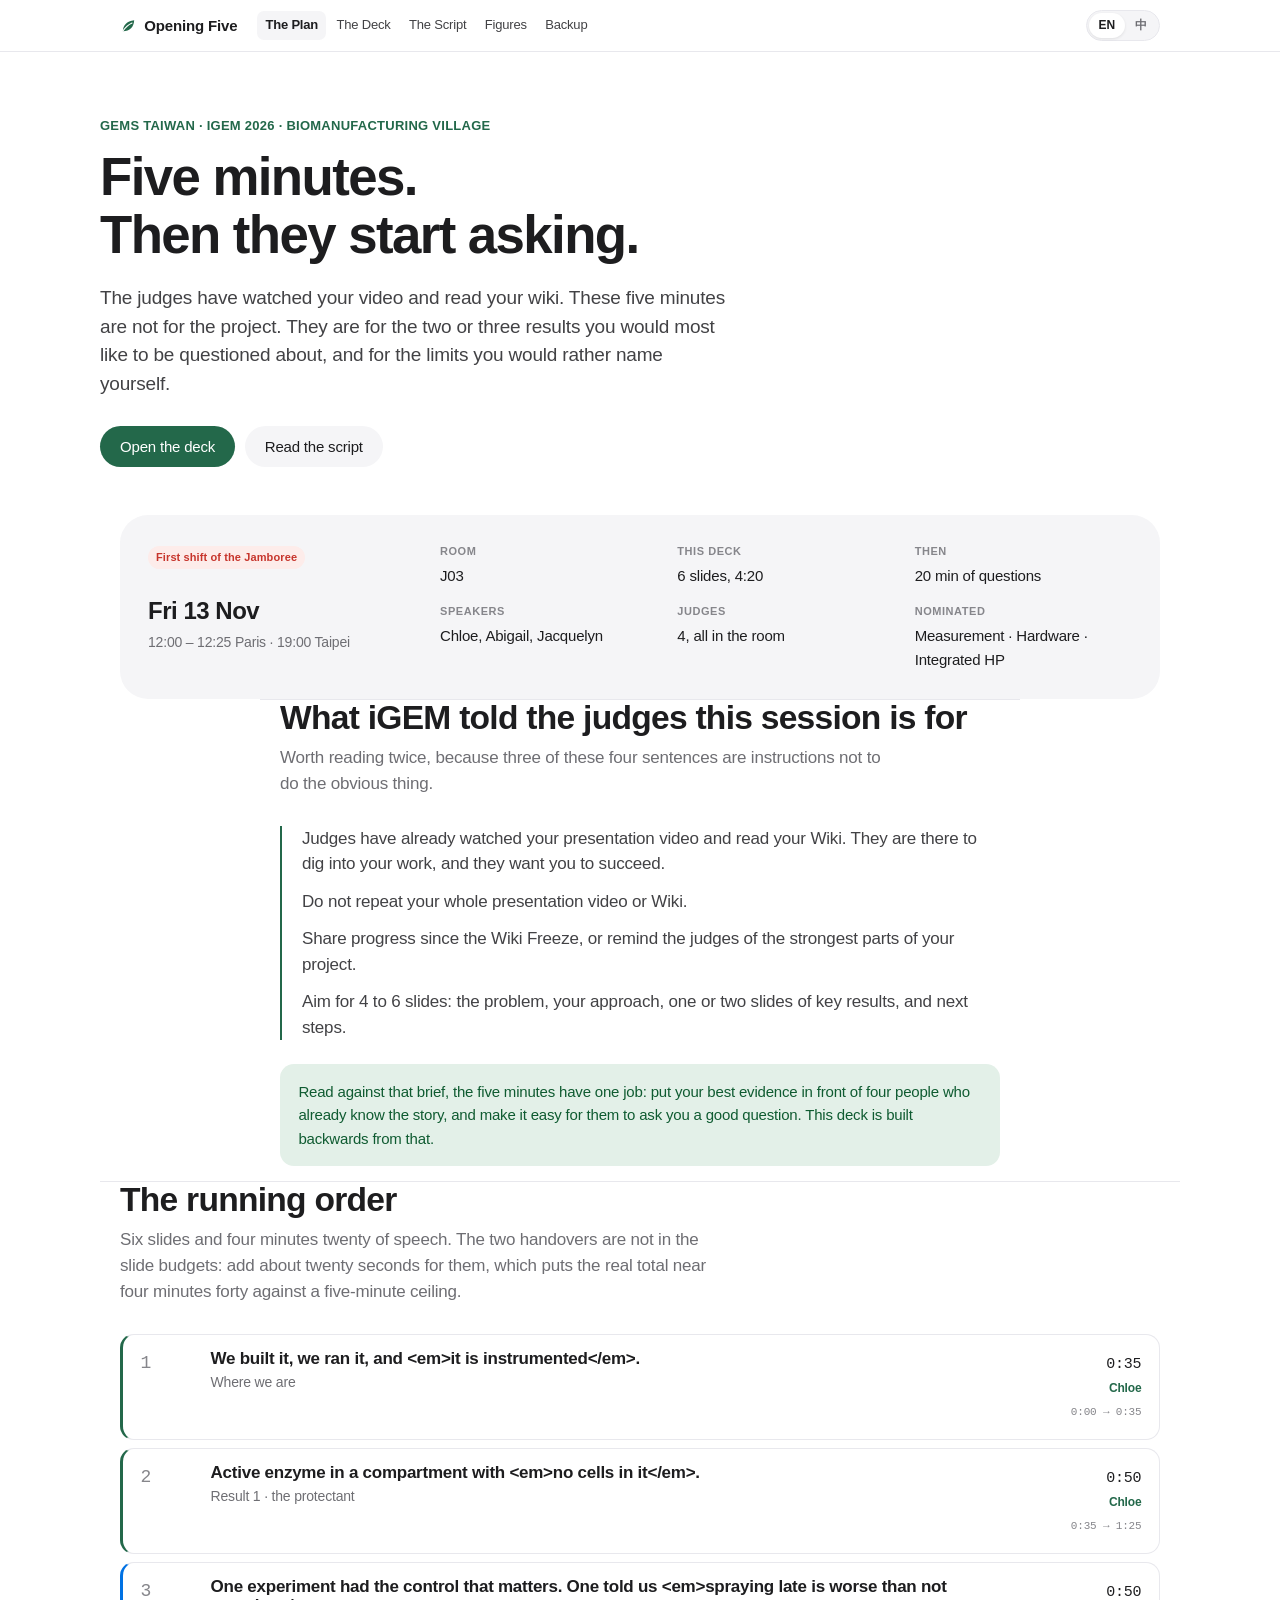
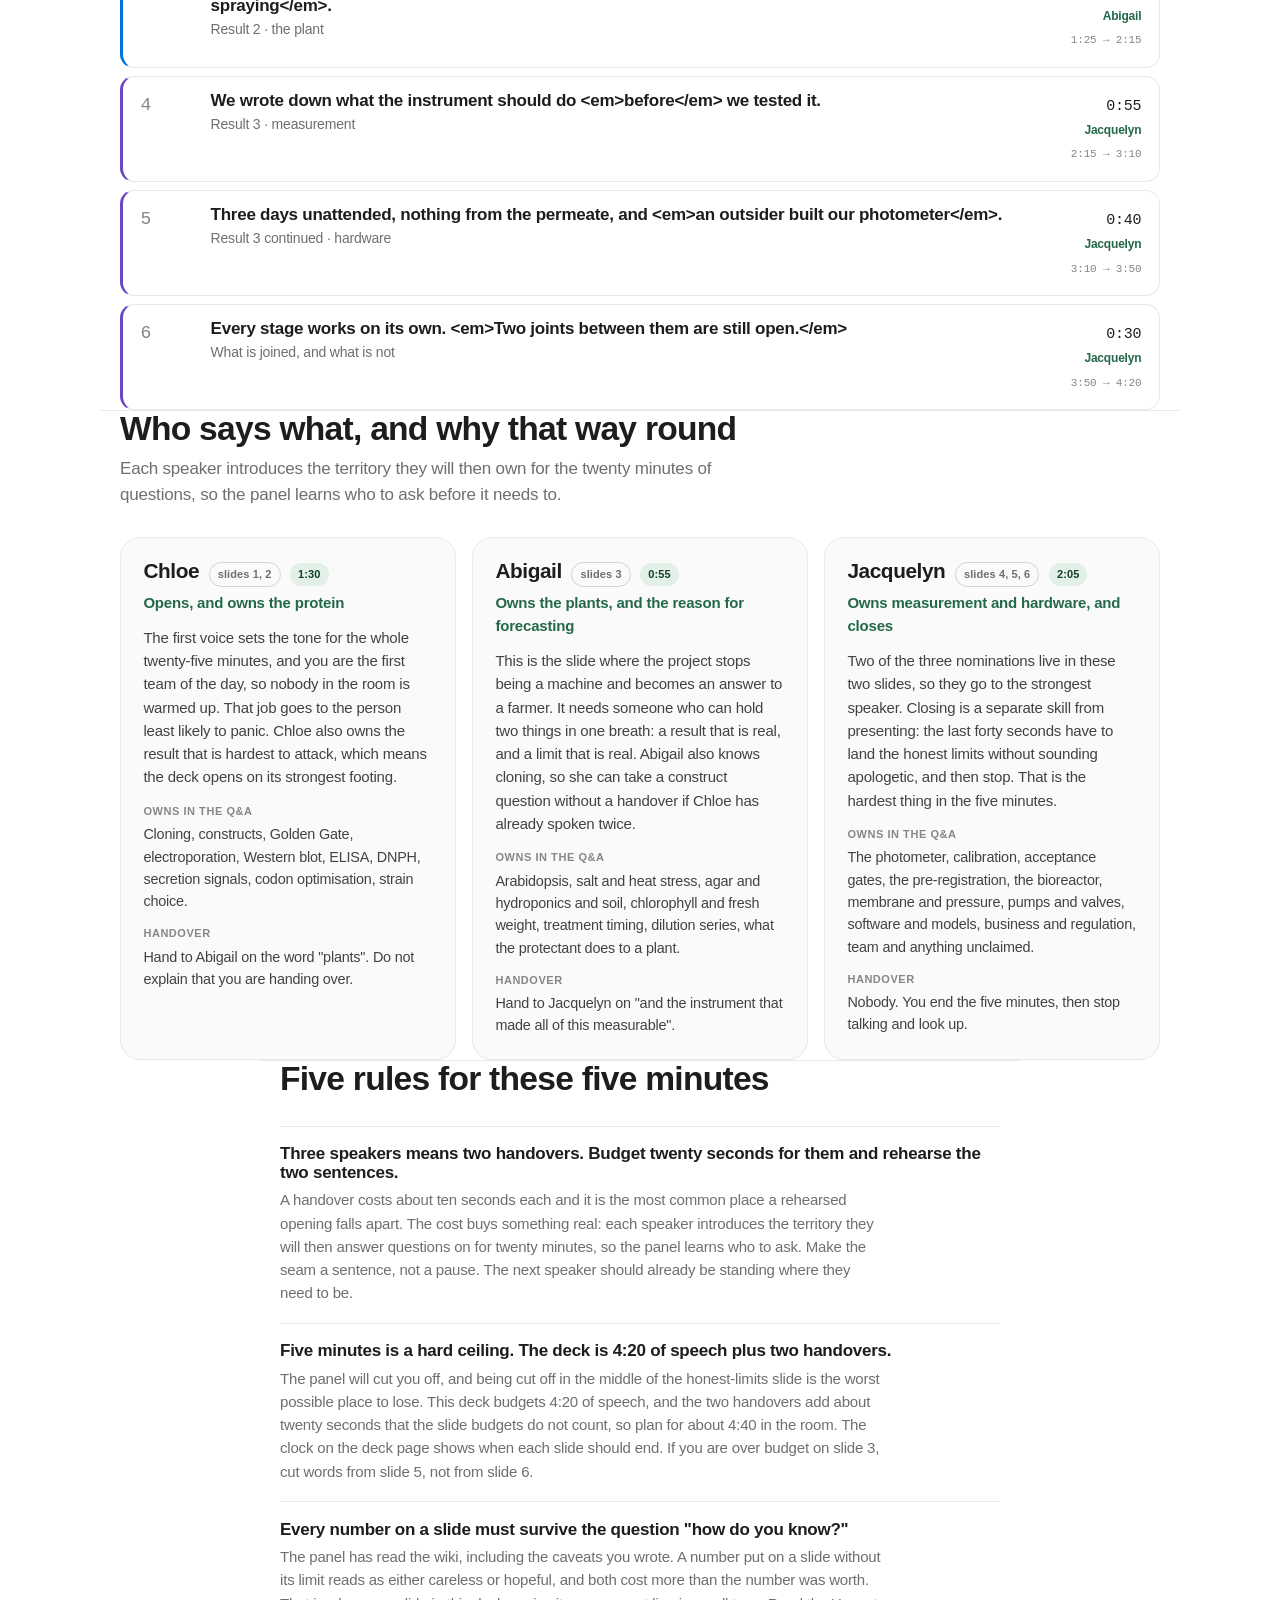
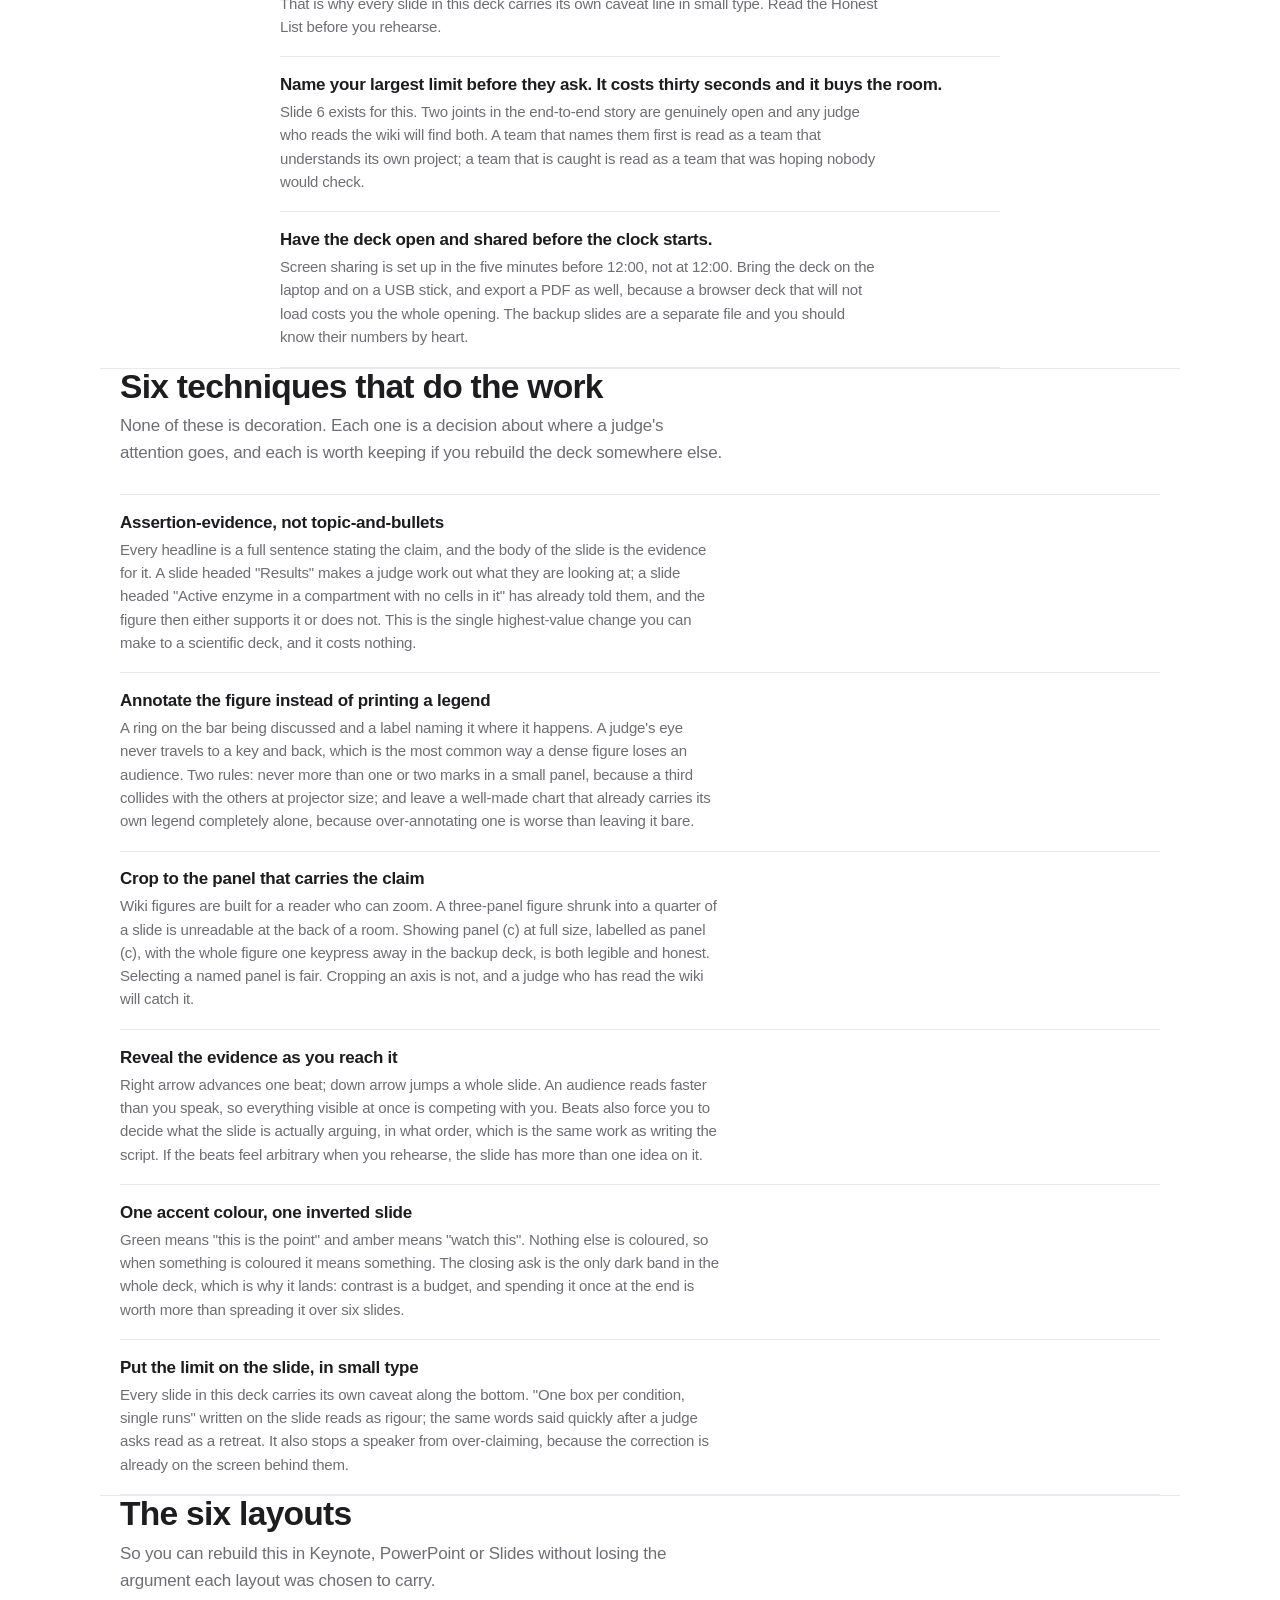
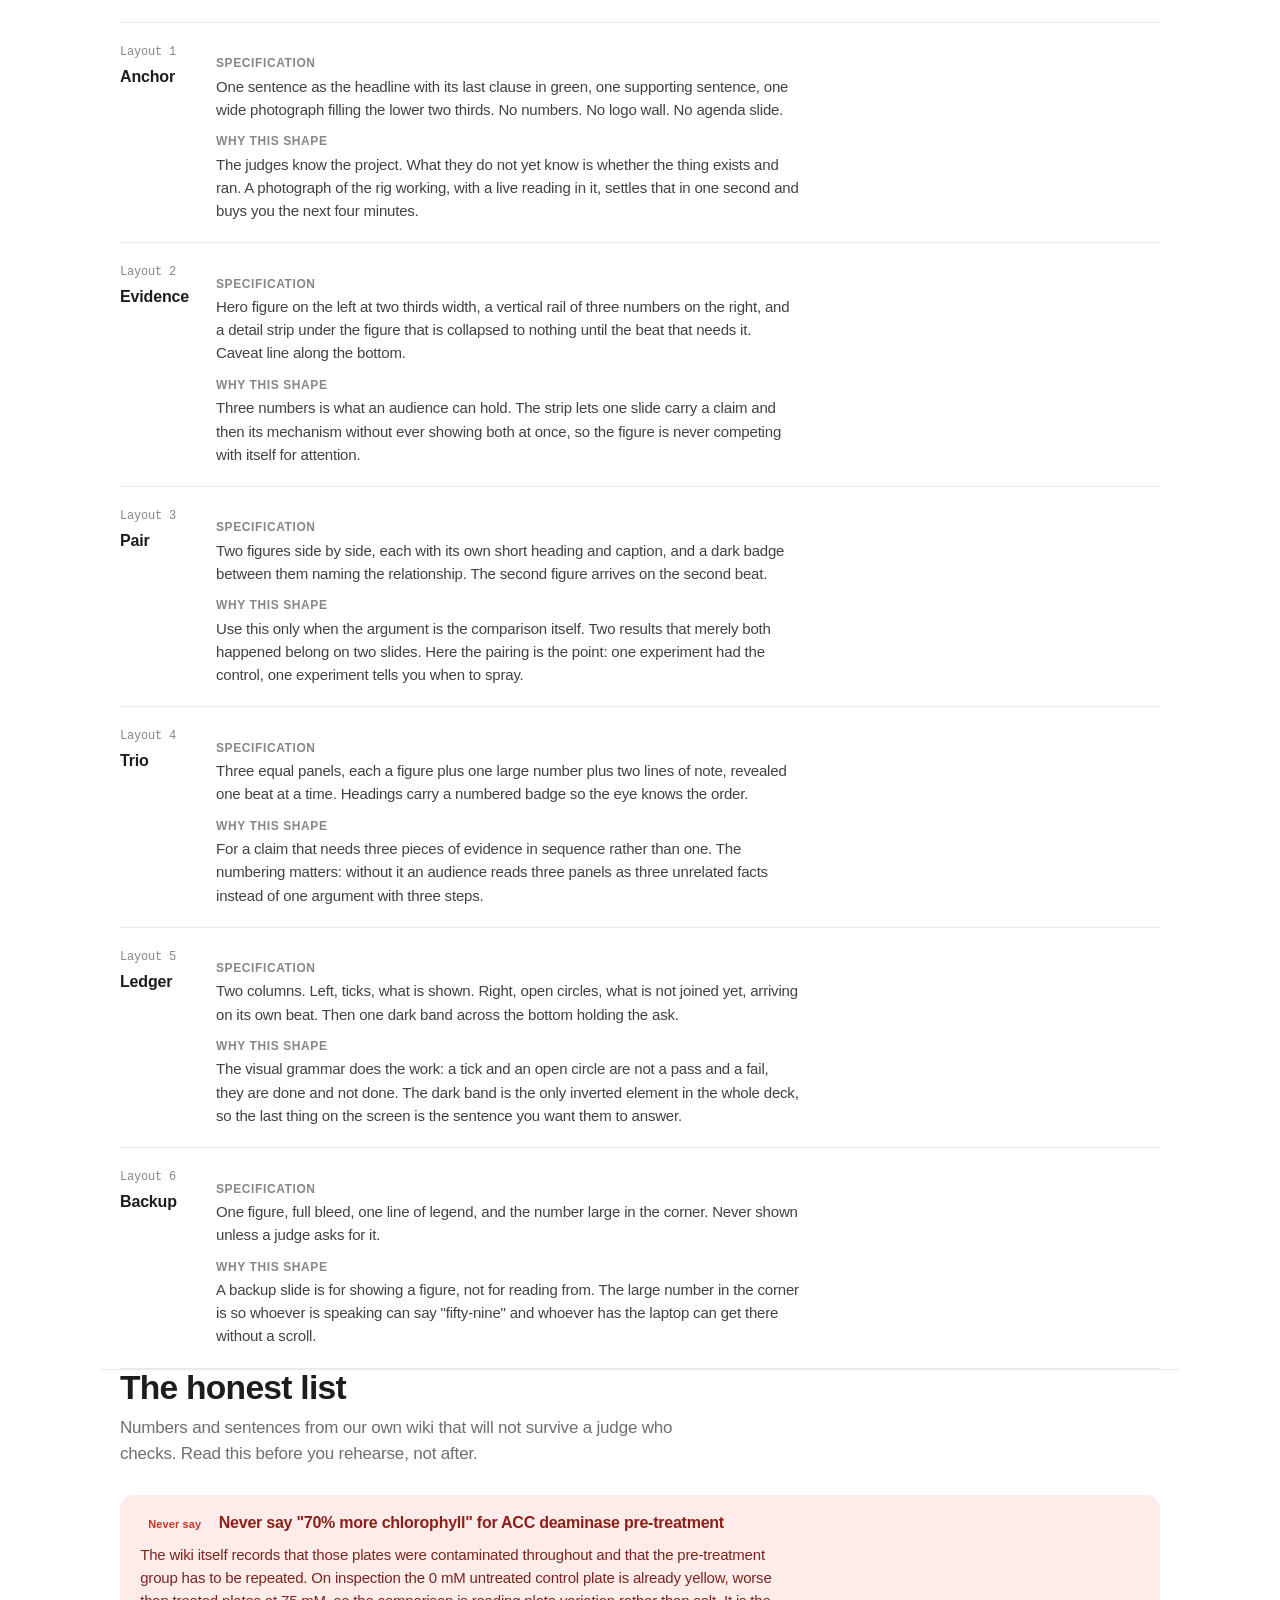
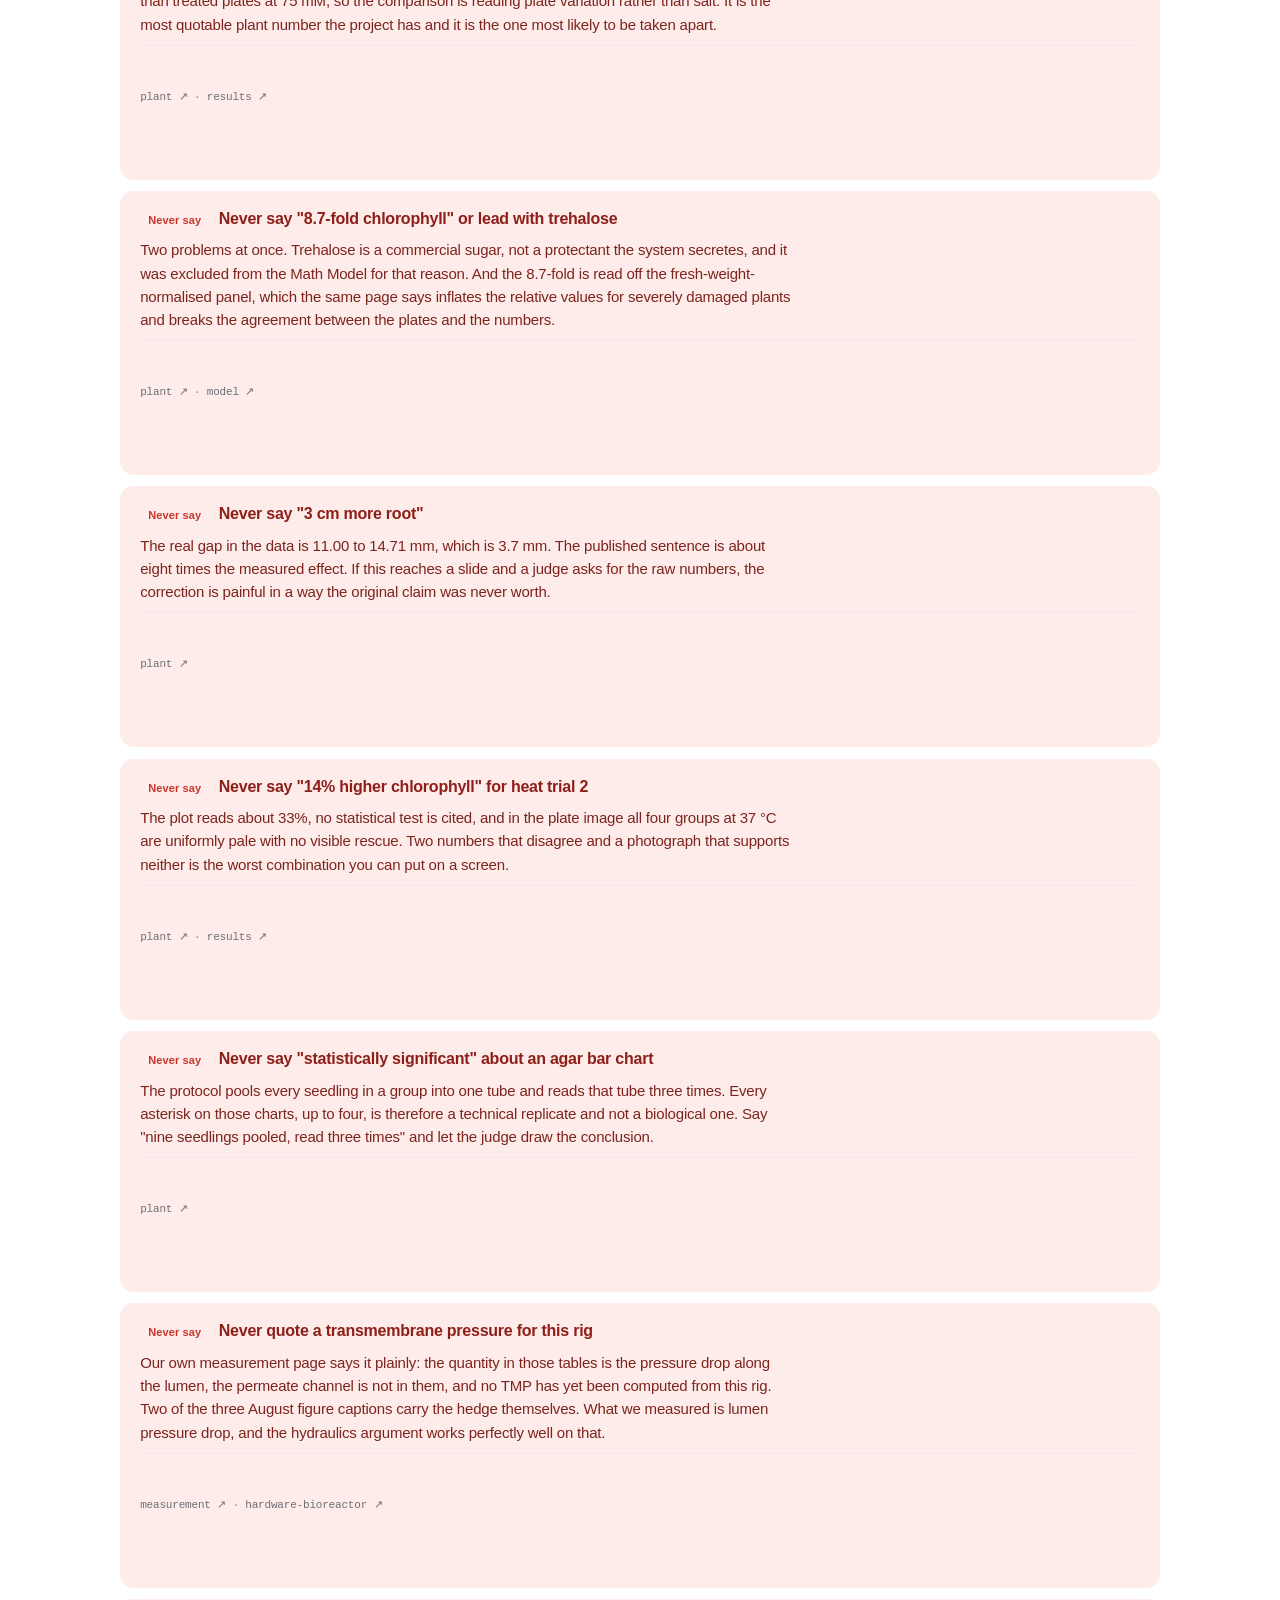
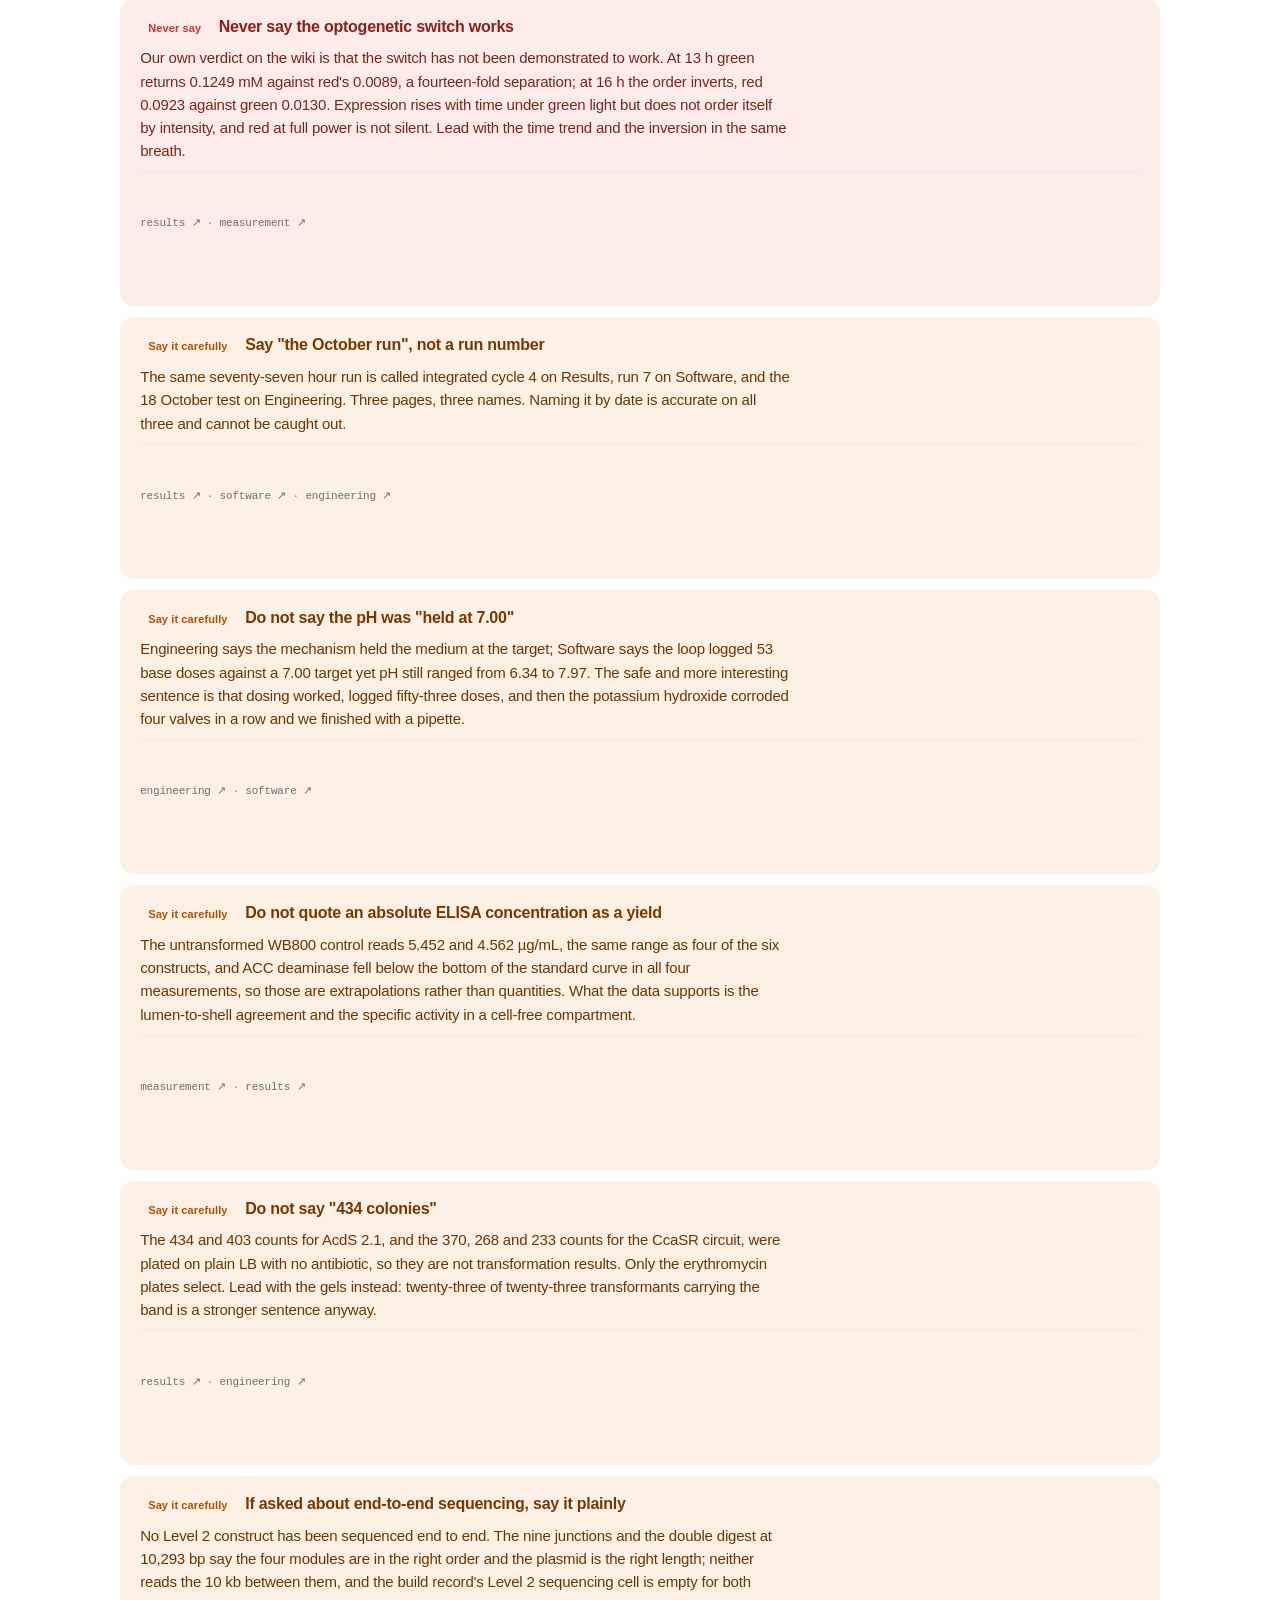
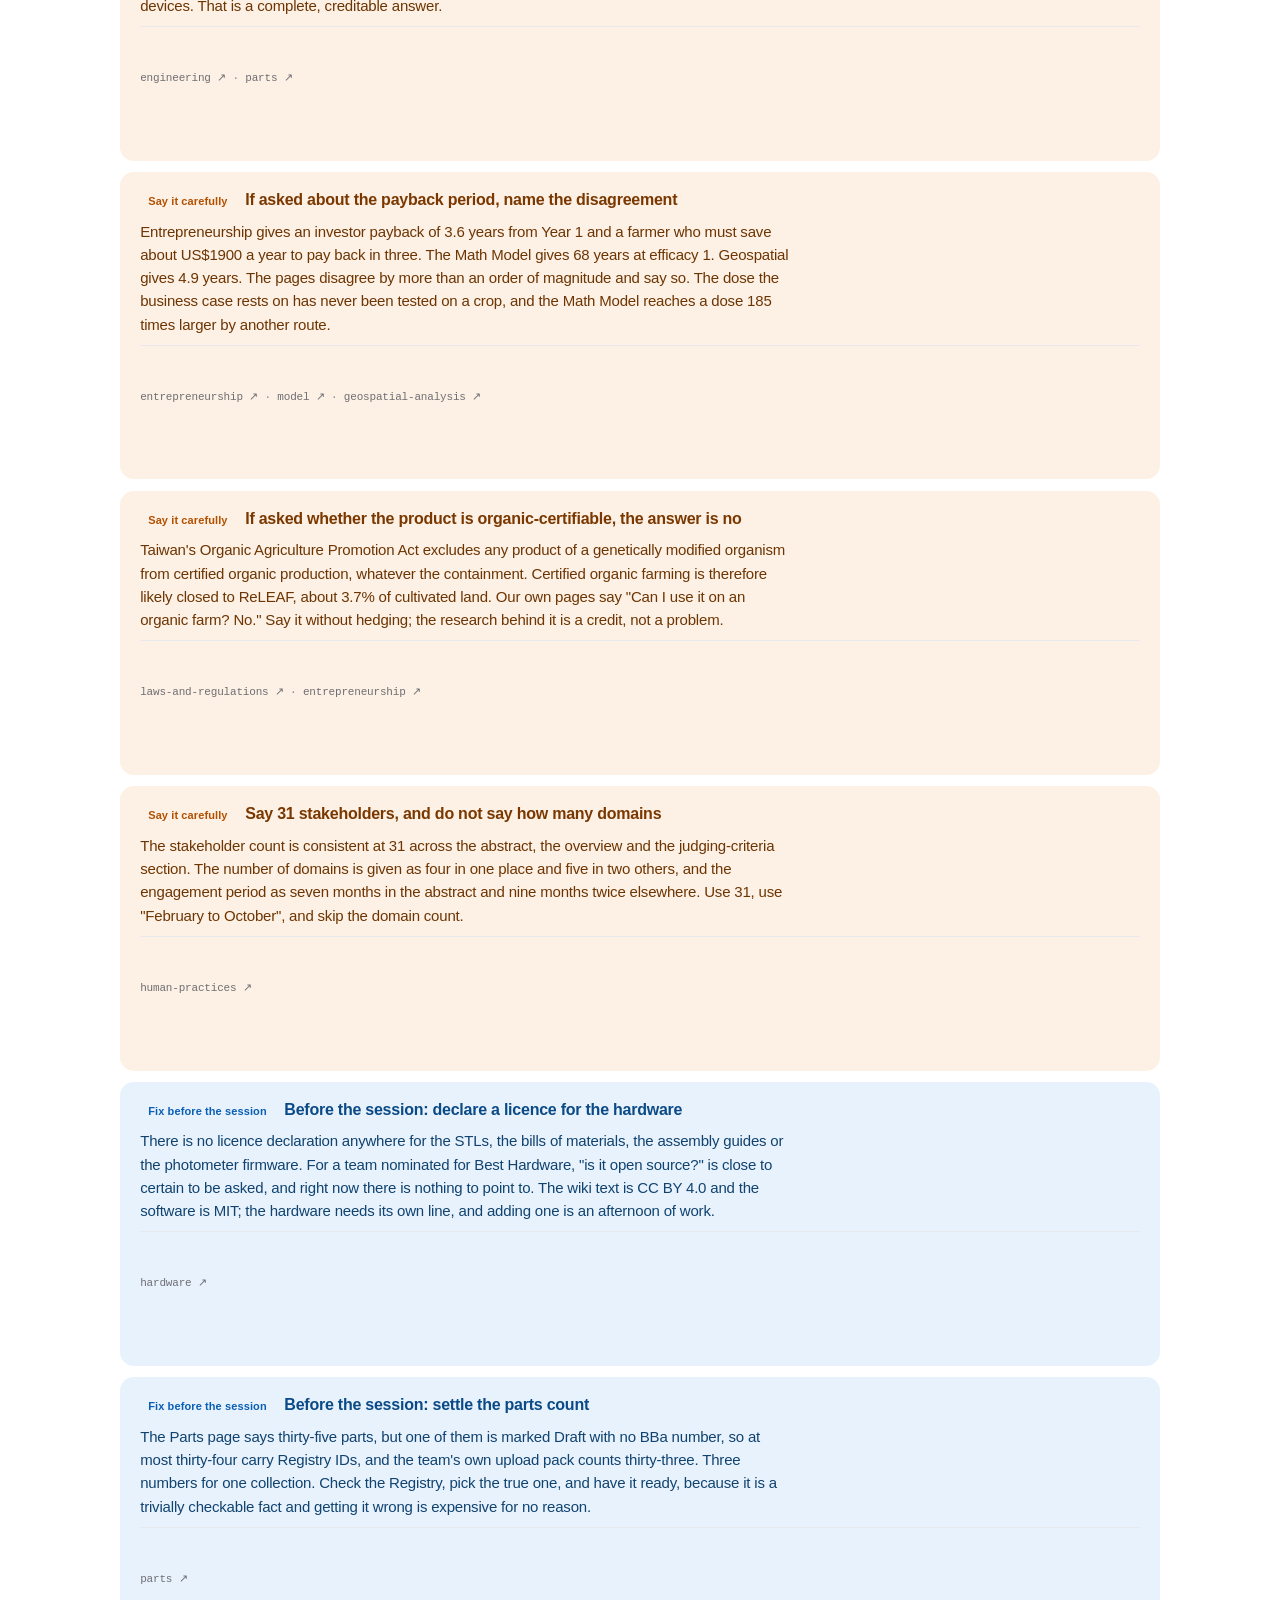
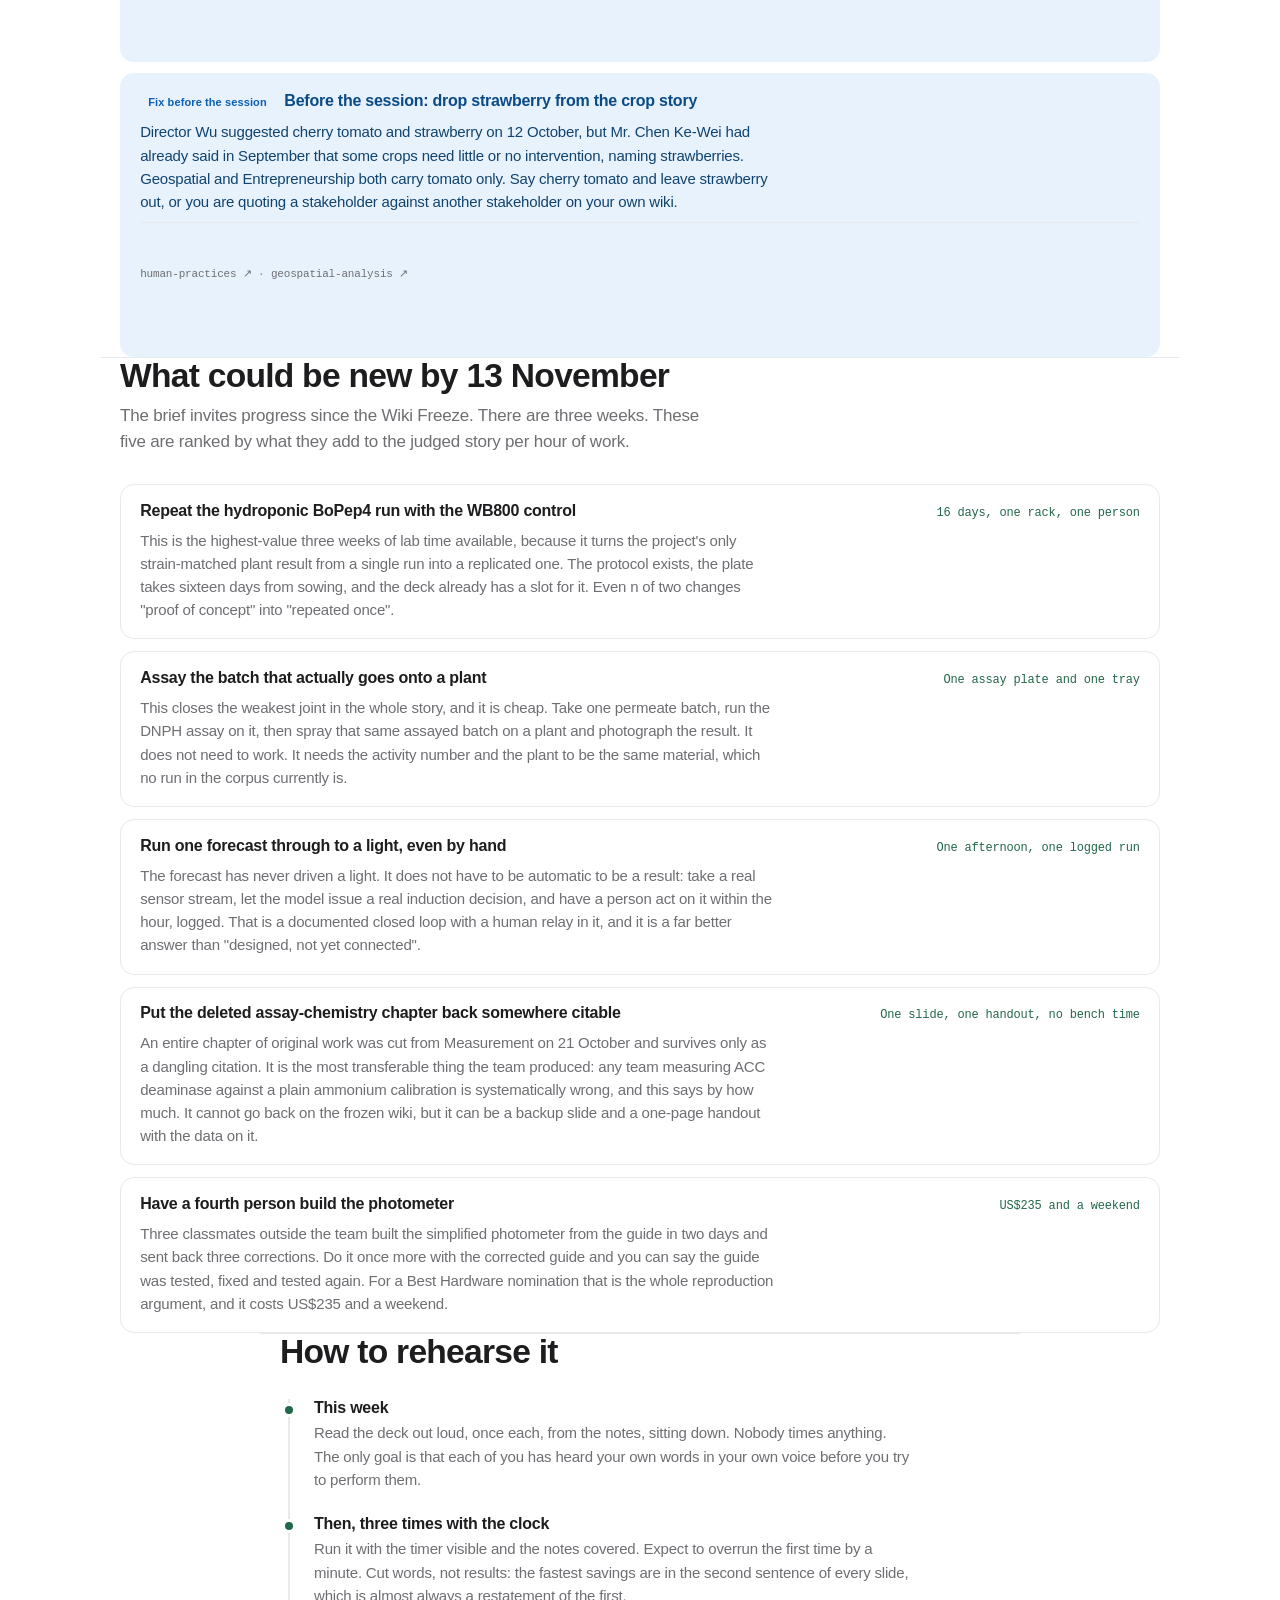
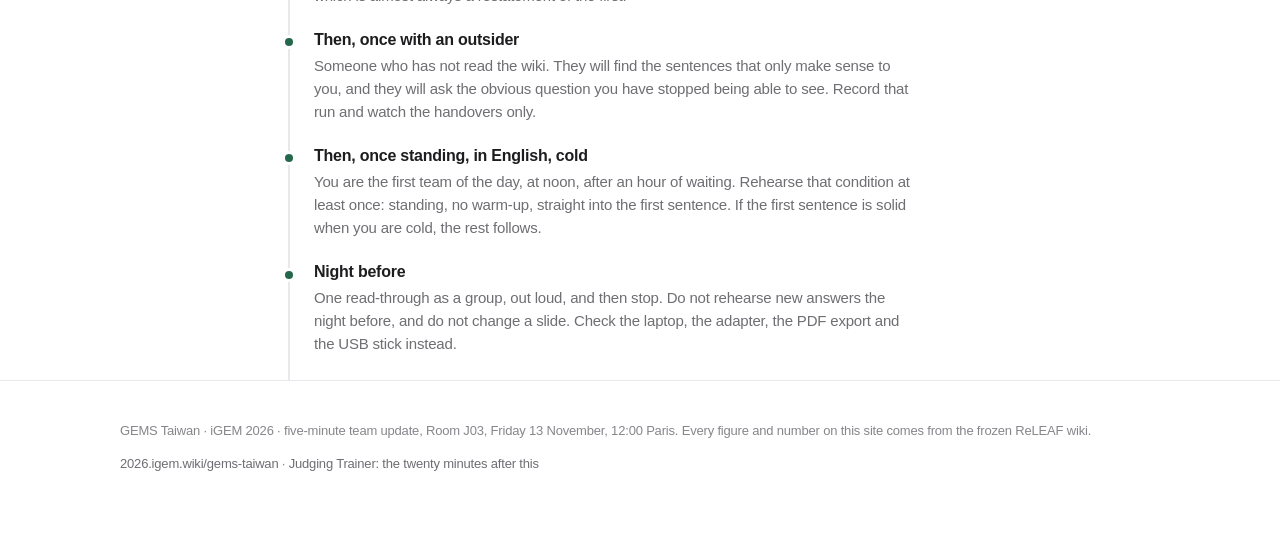
<file: docs/index.html>
<!doctype html>
<html lang="en">
<head>
<meta charset="utf-8">
<meta name="viewport" content="width=device-width, initial-scale=1">
<title>ReLEAF Opening Five · the five-minute judging update</title>
<meta name="description" content="Six slides, three speakers and four minutes thirty for the GEMS Taiwan five-minute team update at the iGEM 2026 Grand Jamboree.">
<link rel="stylesheet" href="assets/css/base.css">
<link rel="stylesheet" href="assets/css/pages.css">
<link rel="icon" href="data:image/svg+xml,%3Csvg xmlns='http://www.w3.org/2000/svg' viewBox='0 0 24 24'%3E%3Cpath d='M4 20c0-8 5.5-14.5 16-15.5C19.5 14 14 20 4 20Z' fill='%2323684a'/%3E%3C/svg%3E">
</head>
<body>

<header class="hero wrap">
  <p class="eyebrow" data-en="GEMS Taiwan · iGEM 2026 · Biomanufacturing Village" data-zh="GEMS Taiwan · iGEM 2026 · 生物製造村"></p>
  <h1 data-en="Five minutes." data-zh="五分鐘。"></h1>
  <h1 class="h1-muted" data-en="Then they start asking." data-zh="然後他們開始提問。"></h1>
  <p class="lede" style="max-width:60ch;margin-top:1.25rem"
     data-en="The judges have watched your video and read your wiki. These five minutes are not for the project. They are for the two or three results you would most like to be questioned about, and for the limits you would rather name yourself."
     data-zh="評審已經看過你們的影片、讀過你們的 wiki。這五分鐘不是用來介紹專題的。它是用來講那兩三個你們最希望被追問的結果，以及那些你們寧願自己先說出口的限制。"></p>
  <div class="btn-row" style="margin-top:1.75rem">
    <a class="btn btn-accent" href="deck.html" data-en="Open the deck" data-zh="打開投影片"></a>
    <a class="btn btn-ghost" href="script.html" data-en="Read the script" data-zh="讀逐字稿"></a>
  </div>
</header>

<section class="wrap" id="session">
  <div class="sess">
    <div>
      <p class="pill pill-r" data-en="First shift of the Jamboree" data-zh="全場第一輪"></p>
      <div class="sess-date" style="margin-top:.7rem">
        <strong data-en="Fri 13 Nov" data-zh="11 月 13 日（五）"></strong>
        <span data-en="12:00 – 12:25 Paris · 19:00 Taipei" data-zh="巴黎 12:00 – 12:25 · 台北 19:00"></span>
      </div>
      <p class="cd" id="countdown" aria-live="polite"></p>
    </div>
    <dl class="sess-facts">
      <div><dt data-en="Room" data-zh="會談室"></dt><dd>J03</dd></div>
      <div><dt data-en="This deck" data-zh="這份投影片"></dt><dd data-en="6 slides, 4:20" data-zh="6 張，4:20"></dd></div>
      <div><dt data-en="Then" data-zh="接著"></dt><dd data-en="20 min of questions" data-zh="20 分鐘問答"></dd></div>
      <div><dt data-en="Speakers" data-zh="講者"></dt><dd data-en="Chloe, Abigail, Jacquelyn" data-zh="Chloe、Abigail、Jacquelyn"></dd></div>
      <div><dt data-en="Judges" data-zh="評審"></dt><dd data-en="4, all in the room" data-zh="4 位，全部在現場"></dd></div>
      <div><dt data-en="Nominated" data-zh="提名"></dt><dd data-en="Measurement · Hardware · Integrated HP" data-zh="最佳量測 · 最佳硬體 · 整合人文實踐"></dd></div>
    </dl>
  </div>
</section>

<section class="wrap narrow">
  <div class="sec-head">
    <h2 data-en="What iGEM told the judges this session is for" data-zh="iGEM 對評審說明這場會談的用途"></h2>
    <p data-en="Worth reading twice, because three of these four sentences are instructions not to do the obvious thing."
       data-zh="值得讀兩次，因為這四句話裡有三句是在叫你們「不要做那個最直覺的動作」。"></p>
  </div>
  <div class="brief"><ul id="brief"></ul></div>
  <p class="note note-a" style="margin-top:1.5rem"
     data-en="Read against that brief, the five minutes have one job: put your best evidence in front of four people who already know the story, and make it easy for them to ask you a good question. This deck is built backwards from that."
     data-zh="照這份說明來讀，這五分鐘只有一個任務：把你們最好的證據放到四個已經知道故事的人面前，並且讓他們容易問出一個好問題。這份投影片就是從這個任務反推設計的。"></p>
</section>

<section class="wrap">
  <div class="sec-head">
    <h2 data-en="The running order" data-zh="進行順序"></h2>
    <p data-en="Six slides and four minutes twenty of speech. The two handovers are not in the slide budgets: add about twenty seconds for them, which puts the real total near four minutes forty against a five-minute ceiling."
       data-zh="六張投影片、四分二十秒的講話時間。兩次交棒不含在投影片預算裡：請為它們加上約二十秒，所以實際總長接近四分四十秒，而上限是五分鐘。"></p>
  </div>
  <div class="order" id="order"></div>
</section>

<section class="wrap">
  <div class="sec-head">
    <h2 data-en="Who says what, and why that way round" data-zh="誰講什麼，以及為什麼這樣分"></h2>
    <p data-en="Each speaker introduces the territory they will then own for the twenty minutes of questions, so the panel learns who to ask before it needs to."
       data-zh="每位講者會先介紹自己接下來二十分鐘問答要負責的領域，讓評審在需要之前就知道該問誰。"></p>
  </div>
  <div class="grid g3" id="speakers"></div>
</section>

<section class="wrap narrow">
  <div class="sec-head">
    <h2 data-en="Five rules for these five minutes" data-zh="這五分鐘的五條規則"></h2>
  </div>
  <div class="rules" id="rules"></div>
</section>

<section class="wrap">
  <div class="sec-head">
    <h2 data-en="Six techniques that do the work" data-zh="撐起這份投影片的六個技巧"></h2>
    <p data-en="None of these is decoration. Each one is a decision about where a judge's attention goes, and each is worth keeping if you rebuild the deck somewhere else."
       data-zh="這裡沒有一項是裝飾。每一項都是在決定評審的注意力往哪裡去，而且如果你們在別的工具重做這份投影片，每一項都值得保留。"></p>
  </div>
  <div class="rules" id="techniques"></div>
</section>

<section class="wrap">
  <div class="sec-head">
    <h2 data-en="The six layouts" data-zh="六種版面"></h2>
    <p data-en="So you can rebuild this in Keynote, PowerPoint or Slides without losing the argument each layout was chosen to carry."
       data-zh="這樣你們在 Keynote、PowerPoint 或 Google Slides 重做時，不會丟掉每個版面原本要承載的論證。"></p>
  </div>
  <div id="layouts"></div>
</section>

<section class="wrap">
  <div class="sec-head">
    <h2 data-en="The honest list" data-zh="誠實清單"></h2>
    <p data-en="Numbers and sentences from our own wiki that will not survive a judge who checks. Read this before you rehearse, not after."
       data-zh="來自我們自己 wiki、但撐不過評審查證的數字與句子。請在排練之前讀，不要排練之後才讀。"></p>
  </div>
  <div class="hon" id="honest"></div>
</section>

<section class="wrap">
  <div class="sec-head">
    <h2 data-en="What could be new by 13 November" data-zh="到 11 月 13 日之前可以變成新東西的"></h2>
    <p data-en="The brief invites progress since the Wiki Freeze. There are three weeks. These five are ranked by what they add to the judged story per hour of work."
       data-zh="說明裡歡迎分享 Wiki 凍結之後的進展。還有三週。以下五項是按「每小時工作為評審故事增加多少」排序的。"></p>
  </div>
  <div class="fresh" id="fresh"></div>
</section>

<section class="wrap narrow">
  <div class="sec-head">
    <h2 data-en="How to rehearse it" data-zh="怎麼排練"></h2>
  </div>
  <div class="tl" id="plan"></div>
</section>

<script src="assets/js/site.js"></script>
<script src="data/content.js"></script>
<script src="data/deck.js"></script>
<script>
(function () {
  var S = window.Site;

  function countdown() {
    var el = document.getElementById('countdown');
    if (!el) return;
    /* 13 Nov 2026, 12:00 Paris = 11:00 UTC (CET, UTC+1) */
    var t = Date.UTC(2026, 10, 13, 11, 0, 0) - Date.now();
    if (t <= 0) { el.textContent = ''; return; }
    var d = Math.floor(t / 86400000), h = Math.floor(t / 3600000) % 24;
    el.textContent = S.lang === 'zh'
      ? '距離開場還有 ' + d + ' 天 ' + h + ' 小時'
      : d + ' days ' + h + ' hours until you start speaking';
  }

  function draw() {
    var h, i;

    h = '';
    for (i = 0; i < CONTENT.brief.length; i++) h += '<li>' + S.esc(S.p(CONTENT.brief[i])) + '</li>';
    document.getElementById('brief').innerHTML = h;

    h = '';
    var run = 0;
    for (i = 0; i < DECK.slides.length; i++) {
      var s = DECK.slides[i], sp = DECK.speakers[s.speaker];
      var prev = run; run += s.budget;
      h += '<div class="ord" data-who="' + s.speaker + '">' +
        '<div class="ord-n">' + (i + 1) + '</div>' +
        '<div><h3>' + S.esc(S.t(s, 'title')) + '</h3>' +
        '<p>' + S.esc(S.t(s, 'kicker')) + '</p></div>' +
        '<div class="ord-t"><span class="b">' + S.clock(s.budget) + '</span>' +
        '<span class="w">' + S.esc(S.p(sp.name)) + '</span>' +
        '<span class="src">' + S.clock(prev) + ' → ' + S.clock(run) + '</span></div></div>';
    }
    document.getElementById('order').innerHTML = h;

    h = '';
    for (i = 0; i < CONTENT.speakers.length; i++) {
      var k = CONTENT.speakers[i];
      h += '<div class="spk"><div class="top"><h3>' + S.esc(k.name) + '</h3>' +
        '<span class="pill pill-line">' + (S.lang === 'zh' ? '投影片 ' : 'slides ') + k.slides + '</span>' +
        '<span class="pill pill-a">' + S.clock(k.secs) + '</span></div>' +
        '<p class="r">' + S.esc(S.t(k, 'role')) + '</p>' +
        '<p style="font-size:.9375rem;color:var(--ink-2);margin:0">' + S.esc(S.t(k, 'why')) + '</p>' +
        '<dl><dt data-en="Owns in the Q&amp;A" data-zh="問答負責範圍"></dt><dd>' + S.esc(S.t(k, 'owns')) + '</dd>' +
        '<dt data-en="Handover" data-zh="交棒"></dt><dd>' + S.esc(S.t(k, 'hand')) + '</dd></dl></div>';
    }
    document.getElementById('speakers').innerHTML = h;

    h = '';
    for (i = 0; i < CONTENT.rules.length; i++) {
      var r = CONTENT.rules[i];
      h += '<div class="rule"><h3>' + S.esc(S.t(r, 'head')) + '</h3><p>' + S.esc(S.t(r, 'body')) + '</p></div>';
    }
    document.getElementById('rules').innerHTML = h;

    h = '';
    for (i = 0; i < CONTENT.techniques.length; i++) {
      var tq = CONTENT.techniques[i];
      h += '<div class="rule"><h3>' + S.esc(S.t(tq, 'head')) + '</h3><p>' + S.esc(S.t(tq, 'body')) + '</p></div>';
    }
    document.getElementById('techniques').innerHTML = h;

    h = '';
    for (i = 0; i < CONTENT.layouts.length; i++) {
      var l = CONTENT.layouts[i];
      h += '<div class="ly"><div class="ly-n">' + (S.lang === 'zh' ? '版面 ' : 'Layout ') + l.n +
        '<strong>' + S.esc(S.t(l, 'name')) + '</strong></div><div>' +
        '<h4 data-en="Specification" data-zh="規格"></h4><p>' + S.esc(S.t(l, 'spec')) + '</p>' +
        '<h4 data-en="Why this shape" data-zh="為什麼是這個形狀"></h4><p>' + S.esc(S.t(l, 'why')) + '</p></div></div>';
    }
    document.getElementById('layouts').innerHTML = h;

    var LBL = {
      never: { en: 'Never say', zh: '絕對不要說' },
      care:  { en: 'Say it carefully', zh: '要小心地說' },
      fix:   { en: 'Fix before the session', zh: '會談前要處理' }
    };
    h = '';
    for (i = 0; i < CONTENT.honest.length; i++) {
      var o = CONTENT.honest[i];
      h += '<div class="hc ' + o.kind + '"><div class="top">' +
        '<span class="pill ' + (o.kind === 'never' ? 'pill-r' : o.kind === 'care' ? 'pill-w' : 'pill-b') + '">' +
        S.esc(S.p(LBL[o.kind])) + '</span>' +
        '<h3>' + S.esc(S.t(o, 'head')) + '</h3></div>' +
        '<p>' + S.esc(S.t(o, 'body')) + '</p>' +
        '<div class="foot">' + S.srcLink(o.src) + '</div></div>';
    }
    document.getElementById('honest').innerHTML = h;

    h = '';
    for (i = 0; i < CONTENT.fresh.length; i++) {
      var f = CONTENT.fresh[i];
      h += '<div class="fr"><div class="top"><h3>' + S.esc(S.t(f, 'head')) + '</h3>' +
        '<span class="cost">' + S.esc(S.t(f, 'cost')) + '</span></div>' +
        '<p>' + S.esc(S.t(f, 'body')) + '</p></div>';
    }
    document.getElementById('fresh').innerHTML = h;

    h = '';
    for (i = 0; i < CONTENT.plan.length; i++) {
      var p = CONTENT.plan[i];
      h += '<div class="tli"><h3>' + S.esc(S.t(p, 't')) + '</h3><p>' + S.esc(S.t(p, 'b')) + '</p></div>';
    }
    document.getElementById('plan').innerHTML = h;

    S.applyStatic(document.body);
    countdown();
  }

  S.onLang(draw);
  document.addEventListener('DOMContentLoaded', function () { draw(); setInterval(countdown, 60000); });
})();
</script>
</body>
</html>
</file>
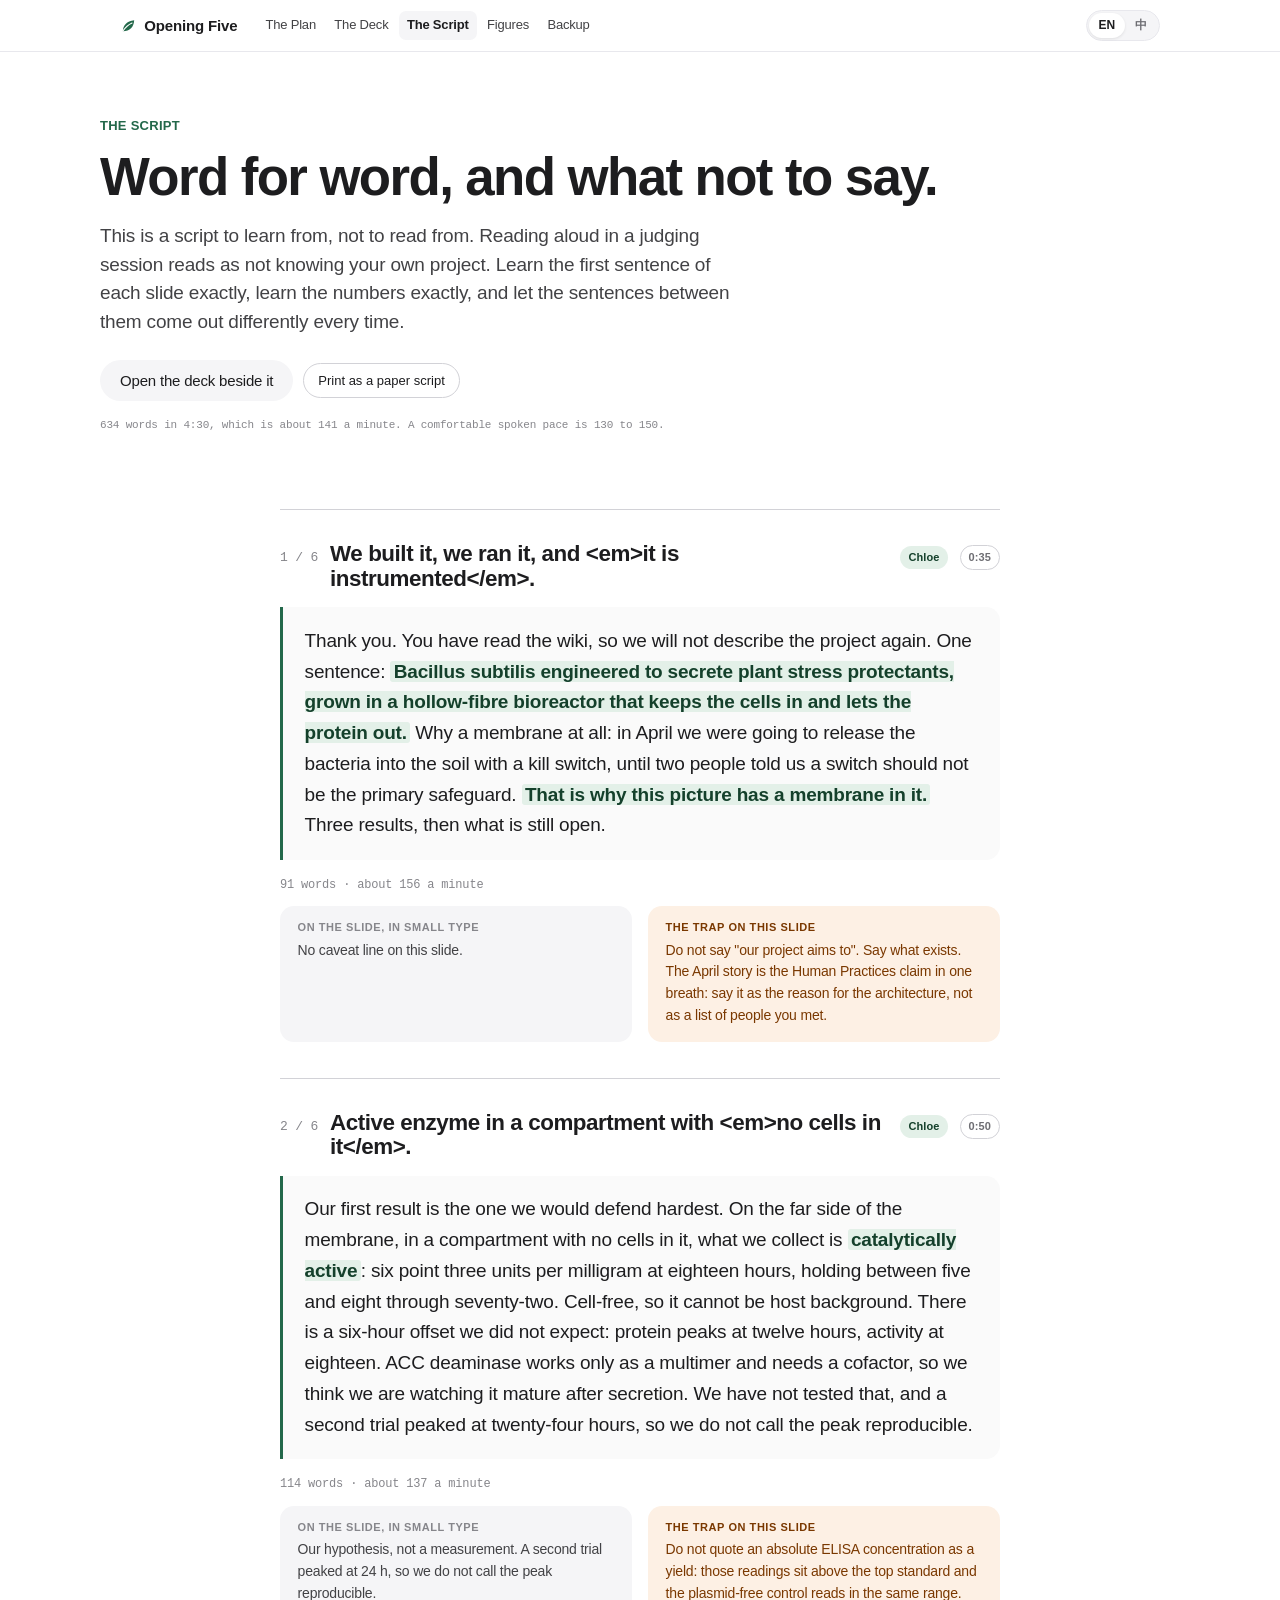
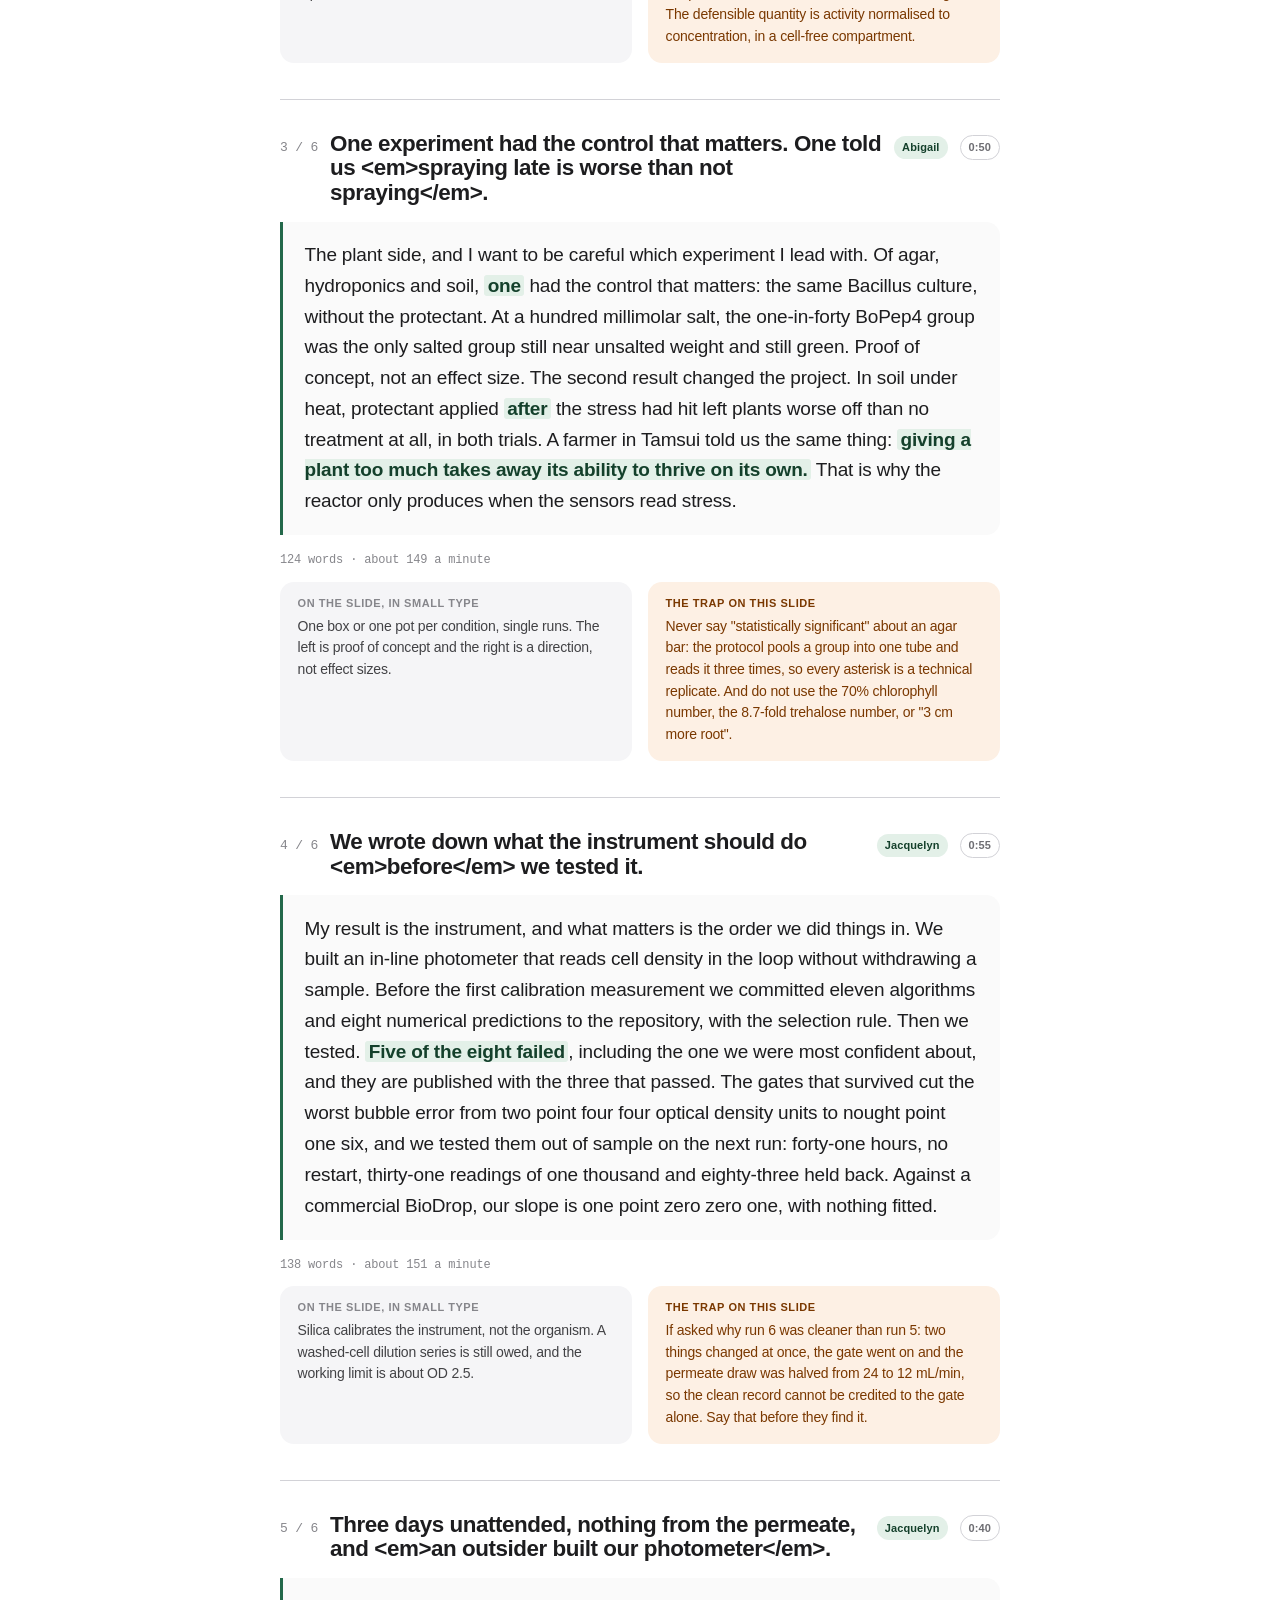
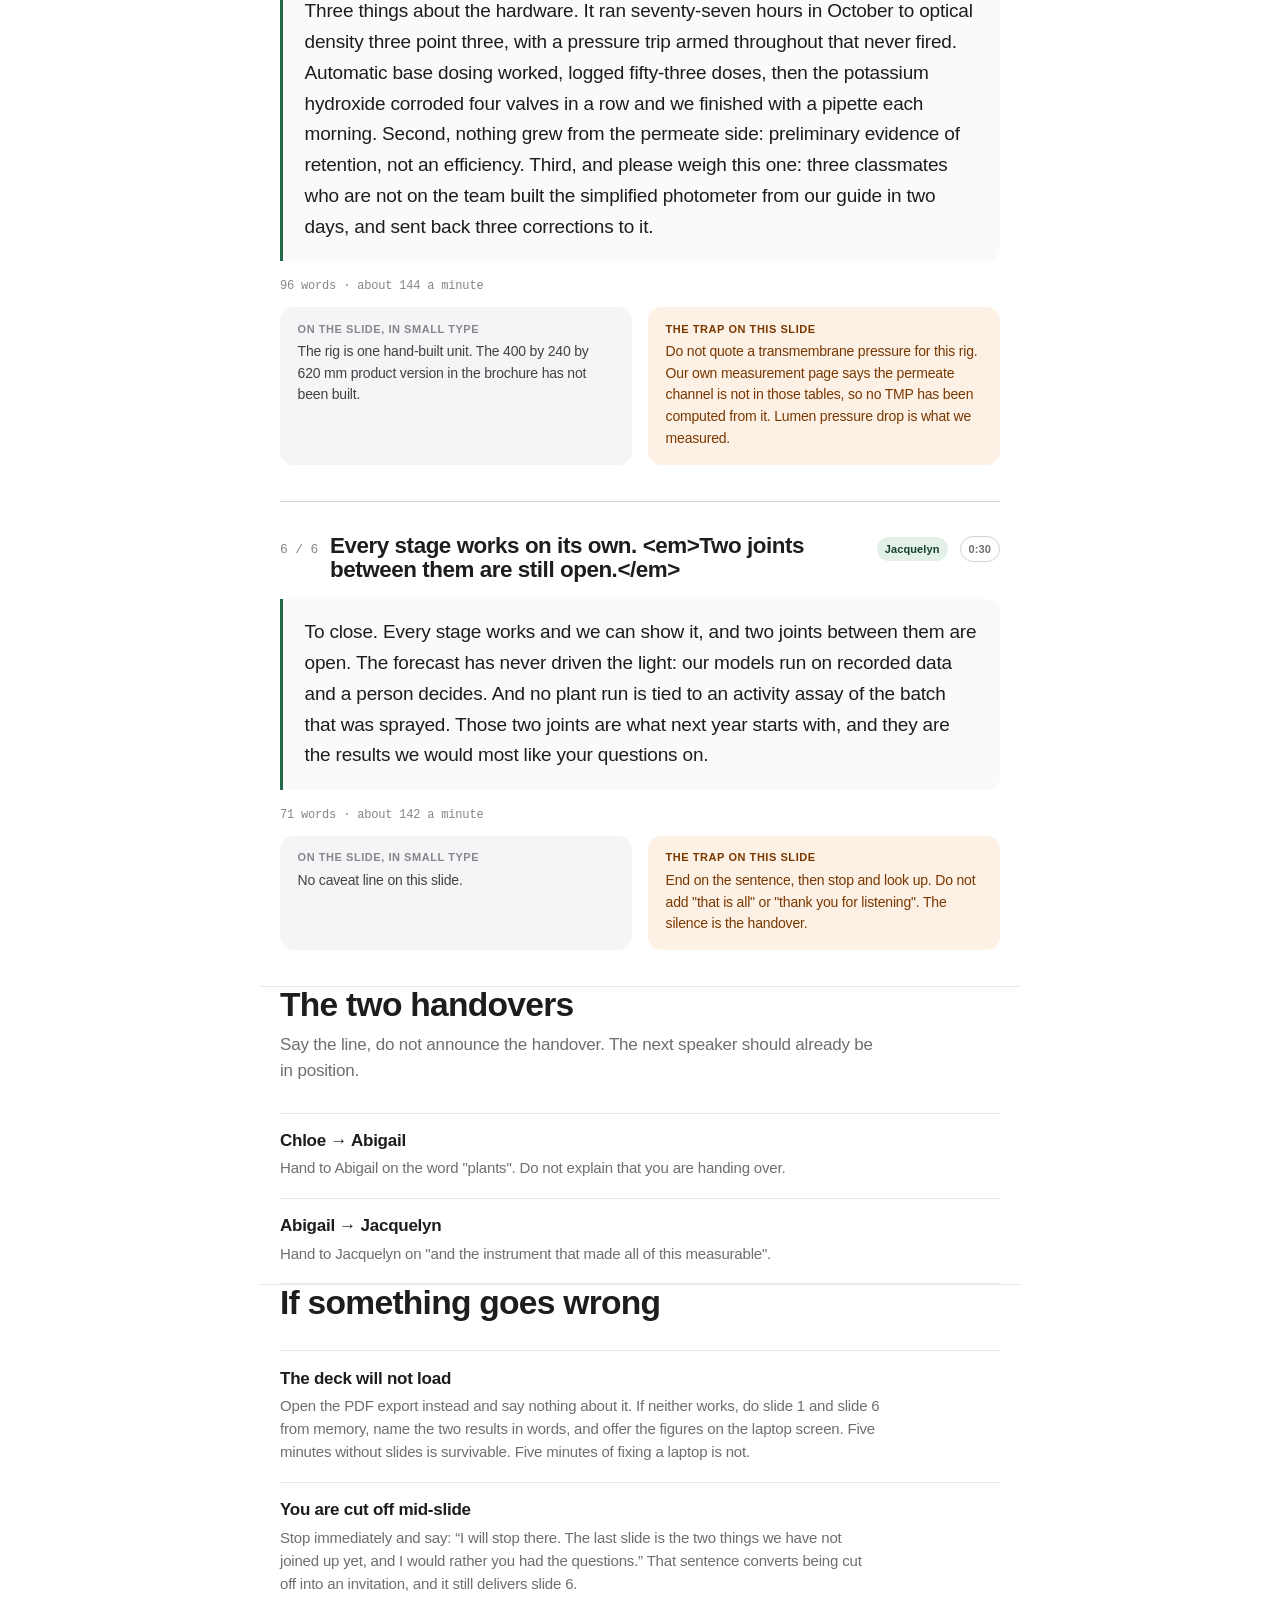
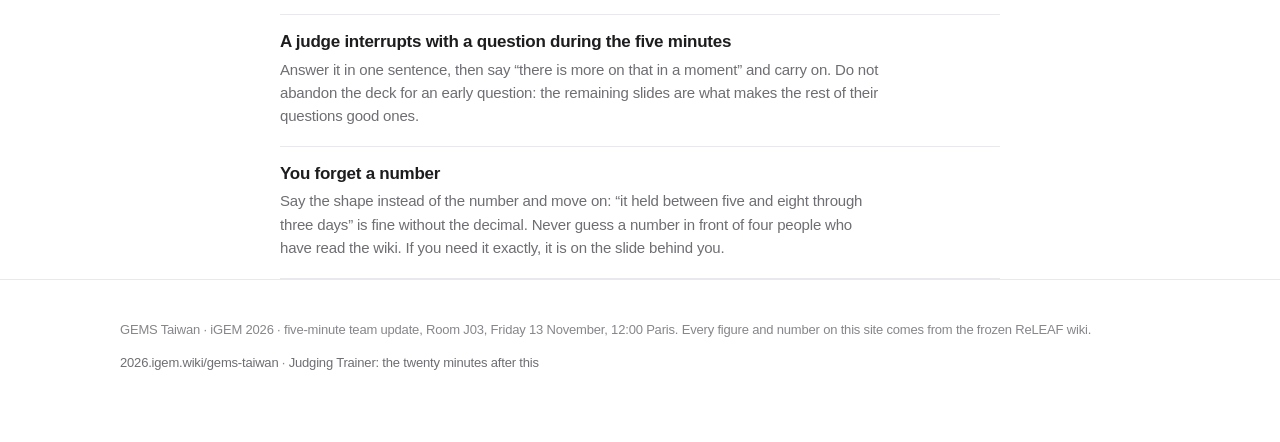
<file: docs/script.html>
<!doctype html>
<html lang="en">
<head>
<meta charset="utf-8">
<meta name="viewport" content="width=device-width, initial-scale=1">
<title>The Script · ReLEAF Opening Five</title>
<meta name="description" content="The five-minute update word for word, in English and 繁體中文, with per-slide budgets, handover lines and the trap on each slide.">
<link rel="stylesheet" href="assets/css/base.css">
<link rel="stylesheet" href="assets/css/pages.css">
<link rel="icon" href="data:image/svg+xml,%3Csvg xmlns='http://www.w3.org/2000/svg' viewBox='0 0 24 24'%3E%3Cpath d='M4 20c0-8 5.5-14.5 16-15.5C19.5 14 14 20 4 20Z' fill='%2323684a'/%3E%3C/svg%3E">
</head>
<body>

<header class="hero wrap">
  <p class="eyebrow" data-en="The script" data-zh="逐字稿"></p>
  <h1 data-en="Word for word, and what not to say." data-zh="逐字稿，以及哪些話不要說。"></h1>
  <p class="lede" style="max-width:62ch;margin-top:1rem"
     data-en="This is a script to learn from, not to read from. Reading aloud in a judging session reads as not knowing your own project. Learn the first sentence of each slide exactly, learn the numbers exactly, and let the sentences between them come out differently every time."
     data-zh="這份逐字稿是用來學的，不是用來念的。在評審會談上照稿念，會被聽成「不熟自己的專題」。請把每張投影片的第一句背到精準、把數字背到精準，中間的句子每次講得不一樣都沒關係。"></p>
  <div class="btn-row" style="margin-top:1.5rem">
    <a class="btn btn-ghost" href="deck.html" data-en="Open the deck beside it" data-zh="同時打開投影片"></a>
    <button class="btn btn-line btn-sm" onclick="window.print()" data-en="Print as a paper script" data-zh="列印成紙本稿"></button>
  </div>
  <p class="src" style="margin-top:1rem" id="wordtotal"></p>
</header>

<section class="wrap narrow" style="padding-top:1rem">
  <div id="script"></div>
</section>

<section class="wrap narrow">
  <div class="sec-head">
    <h2 data-en="The two handovers" data-zh="兩次交棒"></h2>
    <p data-en="Say the line, do not announce the handover. The next speaker should already be in position."
       data-zh="講那句話就好，不要宣布「換人」。下一位講者在那之前就該站好位置。"></p>
  </div>
  <div class="rules" id="hands"></div>
</section>

<section class="wrap narrow">
  <div class="sec-head">
    <h2 data-en="If something goes wrong" data-zh="如果出了狀況"></h2>
  </div>
  <div class="rules">
    <div class="rule">
      <h3 data-en="The deck will not load" data-zh="投影片打不開"></h3>
      <p data-en="Open the PDF export instead and say nothing about it. If neither works, do slide 1 and slide 6 from memory, name the two results in words, and offer the figures on the laptop screen. Five minutes without slides is survivable. Five minutes of fixing a laptop is not."
         data-zh="改開 PDF 匯出檔，而且不要解釋。如果兩個都不行，就憑記憶講第 1 張和第 6 張，用講話的方式說出那兩個結果，並提議把圖直接在筆電螢幕上給評審看。沒有投影片的五分鐘還能活。花五分鐘修筆電就不行了。"></p>
    </div>
    <div class="rule">
      <h3 data-en="You are cut off mid-slide" data-zh="講到一半被打斷"></h3>
      <p data-en="Stop immediately and say: &ldquo;I will stop there. The last slide is the two things we have not joined up yet, and I would rather you had the questions.&rdquo; That sentence converts being cut off into an invitation, and it still delivers slide 6."
         data-zh="立刻停下來，然後說：「我就講到這裡。最後一張是我們還沒接起來的兩件事，我寧願把時間留給各位的問題。」這句話把「被打斷」轉成「邀請」，而且第 6 張的內容還是送到了。"></p>
    </div>
    <div class="rule">
      <h3 data-en="A judge interrupts with a question during the five minutes" data-zh="五分鐘內評審插話提問"></h3>
      <p data-en="Answer it in one sentence, then say &ldquo;there is more on that in a moment&rdquo; and carry on. Do not abandon the deck for an early question: the remaining slides are what makes the rest of their questions good ones."
         data-zh="用一句話回答，然後說「這一點稍後還有更多」，接著繼續。不要因為一個提早的問題就放棄投影片：剩下那幾張，正是讓他們後面的問題變成好問題的東西。"></p>
    </div>
    <div class="rule">
      <h3 data-en="You forget a number" data-zh="忘了某個數字"></h3>
      <p data-en="Say the shape instead of the number and move on: &ldquo;it held between five and eight through three days&rdquo; is fine without the decimal. Never guess a number in front of four people who have read the wiki. If you need it exactly, it is on the slide behind you."
         data-zh="講出形狀而不是數字，然後繼續：「它在三天內維持在五到八之間」這樣就夠，不需要小數。絕對不要在四個讀過 wiki 的人面前猜數字。如果真的需要精確值，它就在你背後那張投影片上。"></p>
    </div>
  </div>
</section>

<script src="assets/js/site.js"></script>
<script src="data/deck.js"></script>
<script src="data/content.js"></script>
<script>
(function () {
  var S = window.Site;

  function words(s) {
    var t = String(s).replace(/<[^>]*>/g, ' ');
    if (S.lang === 'zh') return t.replace(/\s/g, '').length;
    return t.split(/\s+/).filter(Boolean).length;
  }

  function draw() {
    var h = '', total = 0, i;
    for (i = 0; i < DECK.slides.length; i++) {
      var s = DECK.slides[i], sp = DECK.speakers[s.speaker];
      var say = S.t(s, 'say'), w = words(say);
      total += w;
      var rate = Math.round(w / (s.budget / 60));
      h += '<article class="sc">' +
        '<div class="sc-head"><span class="n">' + (i + 1) + ' / ' + DECK.slides.length + '</span>' +
        '<h2>' + S.esc(S.t(s, 'title')) + '</h2>' +
        '<span class="pill pill-a">' + S.esc(S.p(sp.name)) + '</span>' +
        '<span class="pill pill-line">' + S.clock(s.budget) + '</span></div>' +
        '<p class="sc-say">' + say + '</p>' +
        '<p class="sc-words">' + w + (S.lang === 'zh' ? ' 字 · 約每分鐘 ' + rate + ' 字' : ' words · about ' + rate + ' a minute') + '</p>' +
        '<div class="sc-grid">' +
          '<div class="sc-box"><h4 data-en="On the slide, in small type" data-zh="投影片上的小字"></h4><p>' +
            S.esc(S.t(s, 'caveat') || (S.lang === 'zh' ? '這一張沒有小字。' : 'No caveat line on this slide.')) + '</p></div>' +
          '<div class="sc-box warn"><h4 data-en="The trap on this slide" data-zh="這一張的陷阱"></h4><p>' +
            S.esc(S.t(s, 'watch')) + '</p></div>' +
        '</div></article>';
    }
    document.getElementById('script').innerHTML = h;

    document.getElementById('wordtotal').textContent = S.lang === 'zh'
      ? '全文約 ' + total + ' 字，預算 4:30，相當於每分鐘約 ' + Math.round(total / 4.5) + ' 字。'
      : total + ' words in 4:30, which is about ' + Math.round(total / 4.5) + ' a minute. A comfortable spoken pace is 130 to 150.';

    h = '';
    for (i = 0; i < CONTENT.speakers.length - 1; i++) {
      var a = CONTENT.speakers[i], b = CONTENT.speakers[i + 1];
      h += '<div class="rule"><h3>' + S.esc(a.name) + ' → ' + S.esc(b.name) + '</h3>' +
        '<p>' + S.esc(S.t(a, 'hand')) + '</p></div>';
    }
    document.getElementById('hands').innerHTML = h;

    S.applyStatic(document.body);
  }

  S.onLang(draw);
  document.addEventListener('DOMContentLoaded', draw);
})();
</script>
</body>
</html>
</file>
<file: docs/assets/css/base.css>
/* ReLEAF Opening Five — base
 * White paper, the wiki's own Inter, hairline rules, one green accent.
 * Shares its vocabulary with the Judging Trainer so the two sites feel like one.
 */

@font-face {
  font-family: "Inter";
  font-style: normal;
  font-weight: 100 900;
  font-display: swap;
  src: url("https://static.igem.wiki/teams/6072/wiki/site/inter-variable-site.woff2") format("woff2");
}

:root {
  --font-text: "Inter", -apple-system, BlinkMacSystemFont, "SF Pro Text", "Helvetica Neue",
               "PingFang TC", "Noto Sans TC", "Microsoft JhengHei", sans-serif;
  --font-display: "Inter", -apple-system, BlinkMacSystemFont, "SF Pro Display", "Helvetica Neue",
               "PingFang TC", "Noto Sans TC", sans-serif;
  --font-mono: ui-monospace, "SF Mono", SFMono-Regular, Menlo, monospace;

  --paper: #ffffff;
  --paper-2: #f5f5f7;
  --paper-3: #fafafa;
  --ink: #1d1d1f;
  --ink-2: #424245;
  --muted: #6e6e73;
  --faint: #86868b;
  --rule: #d2d2d7;
  --rule-soft: #e8e8ed;

  --accent: #23684a;
  --accent-deep: #14402b;
  --accent-wash: #e3f0e8;
  --blue: #0071e3;
  --blue-wash: #e8f2fd;
  --amber: #b25000;
  --amber-wash: #fdf0e4;
  --red: #c7352c;
  --red-wash: #fdecea;
  --violet: #6b47c4;
  --violet-wash: #f1ecfc;

  --r-sm: 10px;
  --r: 14px;
  --r-lg: 20px;
  --r-xl: 28px;

  --shadow-1: 0 1px 2px rgba(0,0,0,.04), 0 4px 14px rgba(0,0,0,.05);
  --shadow-2: 0 2px 6px rgba(0,0,0,.06), 0 16px 40px rgba(0,0,0,.08);

  --nav-h: 52px;
  --page: 1080px;
}

* { box-sizing: border-box; }

html { -webkit-text-size-adjust: 100%; scroll-behavior: smooth; scroll-padding-top: calc(var(--nav-h) + 16px); }

body {
  margin: 0;
  background: var(--paper);
  color: var(--ink);
  font-family: var(--font-text);
  font-size: 17px;
  line-height: 1.55;
  letter-spacing: -.011em;
  -webkit-font-smoothing: antialiased;
}

h1, h2, h3, h4 { font-family: var(--font-display); letter-spacing: -.022em; line-height: 1.1; margin: 0; font-weight: 600; }
h1 { font-size: clamp(2.1rem, 1.5rem + 2.6vw, 3.3rem); letter-spacing: -.03em; }
h2 { font-size: clamp(1.5rem, 1.2rem + 1.2vw, 2.1rem); }
h3 { font-size: 1.2rem; }
h4 { font-size: 1rem; }
p { margin: 0 0 1em; }
a { color: var(--accent); text-decoration: none; }
a:hover { text-decoration: underline; }
small { font-size: .8125rem; }
hr { border: 0; border-top: 1px solid var(--rule-soft); margin: 2.5rem 0; }

:focus-visible { outline: 2px solid var(--blue); outline-offset: 3px; border-radius: 6px; }

/* ── Nav ── */
.nav {
  position: sticky; top: 0; z-index: 60;
  height: var(--nav-h);
  background: rgba(255,255,255,.82);
  backdrop-filter: saturate(180%) blur(20px);
  -webkit-backdrop-filter: saturate(180%) blur(20px);
  border-bottom: 1px solid var(--rule-soft);
}
.nav-in {
  max-width: var(--page); margin: 0 auto; height: 100%;
  display: flex; align-items: center; gap: 1.25rem; padding: 0 20px;
}
.nav-brand {
  font-weight: 600; font-size: .9375rem; color: var(--ink); letter-spacing: -.01em;
  display: flex; align-items: center; gap: .45rem; flex: none;
}
.nav-brand .leaf { width: 17px; height: 17px; flex: none; }
.nav-links { display: flex; gap: .15rem; overflow-x: auto; scrollbar-width: none; flex: 1; }
.nav-links::-webkit-scrollbar { display: none; }
.nav-links a {
  color: var(--ink-2); font-size: .8125rem; white-space: nowrap;
  padding: .3rem .5rem; border-radius: 7px; text-decoration: none;
}
.nav-links a:hover { background: var(--paper-2); text-decoration: none; }
.nav-links a[aria-current="page"] { color: var(--ink); font-weight: 600; background: var(--paper-2); }
.lang {
  flex: none; display: flex; background: var(--paper-2); border-radius: 999px; padding: 2px;
  border: 1px solid var(--rule-soft);
}
.lang button {
  border: 0; background: none; font: inherit; font-size: .75rem; font-weight: 600;
  color: var(--muted); padding: .2rem .62rem; border-radius: 999px; cursor: pointer;
  font-family: var(--font-text);
}
.lang button[aria-pressed="true"] { background: #fff; color: var(--ink); box-shadow: 0 1px 3px rgba(0,0,0,.09); }

/* ── Layout ── */
.wrap { max-width: var(--page); margin: 0 auto; padding: 0 20px; }
.narrow { max-width: 760px; }
section { padding: 3.5rem 0; }
section + section { border-top: 1px solid var(--rule-soft); }
.hero { padding: 4rem 0 3rem; }
.hero .eyebrow { color: var(--accent); font-weight: 600; font-size: .8125rem; letter-spacing: .02em; text-transform: uppercase; margin-bottom: .75rem; }
.lede { font-size: 1.1875rem; color: var(--ink-2); line-height: 1.5; }
.lede-sm { font-size: 1.0625rem; color: var(--muted); }
.sec-head { margin-bottom: 1.75rem; }
.sec-head p { color: var(--muted); margin: .5rem 0 0; max-width: 64ch; }

.grid { display: grid; gap: 1rem; }
.g2 { grid-template-columns: repeat(2, minmax(0,1fr)); }
.g3 { grid-template-columns: repeat(3, minmax(0,1fr)); }
.g4 { grid-template-columns: repeat(4, minmax(0,1fr)); }
@media (max-width: 900px) { .g3, .g4 { grid-template-columns: repeat(2, minmax(0,1fr)); } }
@media (max-width: 620px) { .g2, .g3, .g4 { grid-template-columns: 1fr; } }

/* ── Cards ── */
.card {
  background: var(--paper); border: 1px solid var(--rule-soft); border-radius: var(--r);
  padding: 1.15rem 1.25rem;
}
.card-soft { background: var(--paper-3); border-color: transparent; }
.card-2 { background: var(--paper-2); border: 0; border-radius: var(--r-lg); padding: 1.5rem; }
.card h3, .card h4 { margin-bottom: .4rem; }
.card p:last-child { margin-bottom: 0; }

.tile {
  display: block; background: var(--paper-2); border-radius: var(--r-lg); padding: 1.4rem;
  color: var(--ink); text-decoration: none; border: 1px solid transparent;
  transition: transform .18s ease, box-shadow .18s ease, background .18s ease;
}
.tile:hover { text-decoration: none; background: #fff; border-color: var(--rule-soft); box-shadow: var(--shadow-2); transform: translateY(-2px); }
.tile .n { font-family: var(--font-mono); font-size: .6875rem; color: var(--faint); letter-spacing: .04em; }
.tile h3 { margin: .45rem 0 .35rem; }
.tile p { color: var(--muted); font-size: .9375rem; margin: 0; }

/* ── Bits ── */
.pill {
  display: inline-flex; align-items: center; gap: .3rem;
  font-size: .6875rem; font-weight: 600; letter-spacing: .01em;
  padding: .2rem .5rem; border-radius: 999px; background: var(--paper-2); color: var(--muted);
  white-space: nowrap;
}
.pill-a { background: var(--accent-wash); color: var(--accent-deep); }
.pill-b { background: var(--blue-wash); color: #0a5fb4; }
.pill-w { background: var(--amber-wash); color: var(--amber); }
.pill-r { background: var(--red-wash); color: var(--red); }
.pill-v { background: var(--violet-wash); color: var(--violet); }
.pill-line { background: none; border: 1px solid var(--rule); color: var(--muted); }

.kw { display: flex; flex-wrap: wrap; gap: .4rem; margin: .6rem 0; }
.kw span {
  font-size: .8125rem; font-weight: 600; color: var(--accent-deep);
  background: var(--accent-wash); padding: .22rem .6rem; border-radius: 8px;
}
.kw-mono span { font-family: var(--font-mono); font-weight: 500; font-size: .75rem; }

.btn {
  font: inherit; font-size: .9375rem; font-weight: 500; font-family: var(--font-text);
  background: var(--ink); color: #fff; border: 0; border-radius: 999px;
  padding: .55rem 1.25rem; cursor: pointer; text-decoration: none; display: inline-flex;
  align-items: center; gap: .4rem; transition: opacity .15s, background .15s;
}
.btn:hover { opacity: .85; text-decoration: none; }
.btn-accent { background: var(--accent); }
.btn-ghost { background: var(--paper-2); color: var(--ink); }
.btn-line { background: none; color: var(--ink); border: 1px solid var(--rule); }
.btn:disabled { opacity: .4; cursor: default; }
.btn-sm { font-size: .8125rem; padding: .38rem .9rem; }
.btn-row { display: flex; flex-wrap: wrap; gap: .6rem; align-items: center; }

.search {
  width: 100%; font: inherit; font-size: 1.0625rem; font-family: var(--font-text);
  padding: .8rem 1rem .8rem 2.6rem; border-radius: 999px;
  border: 1px solid var(--rule); background: var(--paper-2) no-repeat .95rem 50%;
  background-image: url("data:image/svg+xml,%3Csvg xmlns='http://www.w3.org/2000/svg' width='17' height='17' viewBox='0 0 24 24' fill='none' stroke='%236e6e73' stroke-width='2.2' stroke-linecap='round'%3E%3Ccircle cx='11' cy='11' r='7'/%3E%3Cpath d='M16.5 16.5 21 21'/%3E%3C/svg%3E");
  color: var(--ink);
}
.search:focus { background-color: #fff; border-color: var(--rule-2, #b9b9c0); outline: none; box-shadow: 0 0 0 4px rgba(0,113,227,.14); }

.chips { display: flex; flex-wrap: wrap; gap: .4rem; }
.chip {
  font: inherit; font-family: var(--font-text); font-size: .8125rem; font-weight: 500;
  border: 1px solid var(--rule-soft); background: var(--paper-2); color: var(--ink-2);
  padding: .32rem .75rem; border-radius: 999px; cursor: pointer; white-space: nowrap;
}
.chip[aria-pressed="true"] { background: var(--ink); color: #fff; border-color: var(--ink); }
.chip .c { color: var(--faint); font-size: .75rem; margin-left: .3rem; }
.chip[aria-pressed="true"] .c { color: rgba(255,255,255,.6); }

.stat { font-family: var(--font-display); font-size: 1.75rem; font-weight: 600; letter-spacing: -.02em; }
.stat-l { font-size: .8125rem; color: var(--muted); }

.src { font-family: var(--font-mono); font-size: .6875rem; color: var(--faint); }
.src a { color: var(--faint); }

details.d { border-top: 1px solid var(--rule-soft); padding: .85rem 0; }
details.d > summary { cursor: pointer; font-weight: 500; list-style: none; display: flex; gap: .6rem; align-items: baseline; }
details.d > summary::-webkit-details-marker { display: none; }
details.d > summary::before { content: "+"; color: var(--faint); font-family: var(--font-mono); flex: none; }
details.d[open] > summary::before { content: "−"; }

.note {
  background: var(--paper-2); border-radius: var(--r); padding: 1rem 1.15rem;
  font-size: .9375rem; color: var(--ink-2);
}
.note-w { background: var(--amber-wash); color: #7a3800; }
.note-a { background: var(--accent-wash); color: #0f5b31; }

table.t { width: 100%; border-collapse: collapse; font-size: .9375rem; }
table.t th, table.t td { text-align: left; padding: .6rem .7rem; border-bottom: 1px solid var(--rule-soft); vertical-align: top; }
table.t th { font-size: .75rem; text-transform: uppercase; letter-spacing: .04em; color: var(--muted); font-weight: 600; }

.foot { padding: 2.5rem 0 3.5rem; color: var(--faint); font-size: .8125rem; border-top: 1px solid var(--rule-soft); }
.foot a { color: var(--muted); }

[hidden] { display: none !important; }
.only-en:lang(zh), .only-zh:lang(en) { display: none; }
.sr {
  position: absolute; width: 1px; height: 1px; padding: 0; margin: -1px;
  overflow: hidden; clip: rect(0,0,0,0); white-space: nowrap; border: 0;
}

html:lang(zh) body { letter-spacing: 0; line-height: 1.7; }
html:lang(zh) h1, html:lang(zh) h2, html:lang(zh) h3 { letter-spacing: -.01em; }

@media print {
  .nav, .lang, .no-print { display: none !important; }
  body { font-size: 11pt; }
}
</file>
<file: docs/assets/css/pages.css>
/* Page-specific blocks. base.css holds the vocabulary; this holds the rooms. */

/* ── the session strip on the index ── */
.sess {
  display: grid; grid-template-columns: minmax(0,260px) 1fr; gap: 2rem;
  background: var(--paper-2); border-radius: var(--r-xl); padding: 1.75rem;
}
@media (max-width: 760px) { .sess { grid-template-columns: 1fr; gap: 1.25rem; } }
.sess-date strong { display: block; font-family: var(--font-display); font-size: 1.5rem; font-weight: 650; letter-spacing: -.02em; }
.sess-date span { font-size: .875rem; color: var(--muted); }
.cd { font-family: var(--font-mono); font-size: .8125rem; color: var(--accent); margin: .7rem 0 0; }
.sess-facts { display: grid; grid-template-columns: repeat(3, minmax(0,1fr)); gap: 1rem 1.25rem; margin: 0; }
@media (max-width: 760px) { .sess-facts { grid-template-columns: repeat(2, minmax(0,1fr)); } }
.sess-facts dt { font-size: .6875rem; text-transform: uppercase; letter-spacing: .05em; color: var(--faint); font-weight: 600; }
.sess-facts dd { margin: .25rem 0 0; font-size: .9375rem; }

/* ── the brief, quoted ── */
.brief { border-left: 2px solid var(--accent); padding-left: 1.25rem; }
.brief li { list-style: none; font-size: 1.0625rem; line-height: 1.5; color: var(--ink-2); padding: 0 0 .75rem; }
.brief li:last-child { padding-bottom: 0; }
.brief ul { margin: 0; padding: 0; }

/* ── the running order ── */
.order { display: flex; flex-direction: column; gap: .5rem; }
.ord {
  display: grid; grid-template-columns: 54px 1fr 92px; gap: 1rem; align-items: start;
  background: #fff; border: 1px solid var(--rule-soft); border-radius: var(--r); padding: .95rem 1.1rem;
}
@media (max-width: 620px) { .ord { grid-template-columns: 40px 1fr; } .ord .ord-t { grid-column: 2; } }
.ord-n { font-family: var(--font-mono); font-size: 1.125rem; color: var(--faint); font-weight: 500; }
.ord h3 { font-size: 1.0625rem; margin: 0 0 .2rem; letter-spacing: -.015em; }
.ord p { font-size: .875rem; color: var(--muted); margin: 0; }
.ord-t { text-align: right; }
.ord-t .b { font-family: var(--font-mono); font-size: .9375rem; font-variant-numeric: tabular-nums; }
.ord-t .w { display: block; font-size: .75rem; color: var(--accent); font-weight: 600; margin-top: .15rem; }
.ord[data-who="chloe"] { border-left: 3px solid var(--accent); }
.ord[data-who="abigail"] { border-left: 3px solid var(--blue); }
.ord[data-who="jacquelyn"] { border-left: 3px solid var(--violet); }

/* ── speaker cards ── */
.spk { background: var(--paper-3); border: 1px solid var(--rule-soft); border-radius: var(--r-lg); padding: 1.4rem; }
.spk .top { display: flex; align-items: baseline; gap: .6rem; flex-wrap: wrap; margin-bottom: .2rem; }
.spk h3 { font-size: 1.3rem; letter-spacing: -.02em; }
.spk .r { font-size: .9375rem; color: var(--accent); font-weight: 600; margin: 0 0 .75rem; }
.spk dl { margin: .9rem 0 0; }
.spk dt { font-size: .6875rem; text-transform: uppercase; letter-spacing: .05em; color: var(--faint); font-weight: 600; margin-top: .8rem; }
.spk dd { margin: .2rem 0 0; font-size: .9rem; color: var(--ink-2); }

/* ── rules / layout specs ── */
.rules { display: flex; flex-direction: column; }
.rule { border-top: 1px solid var(--rule-soft); padding: 1.15rem 0; }
.rule:last-child { border-bottom: 1px solid var(--rule-soft); }
.rule h3 { font-size: 1.0625rem; margin-bottom: .35rem; letter-spacing: -.015em; }
.rule p { color: var(--muted); font-size: .9375rem; margin: 0; max-width: 72ch; }

.ly { display: grid; grid-template-columns: 76px 1fr; gap: 1.25rem; padding: 1.25rem 0; border-top: 1px solid var(--rule-soft); }
.ly:last-child { border-bottom: 1px solid var(--rule-soft); }
.ly-n { font-family: var(--font-mono); font-size: .75rem; color: var(--faint); }
.ly-n strong { display: block; font-family: var(--font-display); font-size: 1rem; color: var(--ink); margin-top: .2rem; letter-spacing: -.01em; }
.ly h4 { font-size: .75rem; text-transform: uppercase; letter-spacing: .05em; color: var(--faint); margin: .9rem 0 .25rem; }
.ly p { margin: 0; font-size: .9375rem; color: var(--ink-2); max-width: 70ch; }

/* ── the script page ── */
.sc { border-top: 1px solid var(--rule); padding: 2rem 0 2.25rem; }
.sc-head { display: flex; align-items: baseline; gap: .75rem; flex-wrap: wrap; margin-bottom: 1rem; }
.sc-head .n { font-family: var(--font-mono); font-size: .8125rem; color: var(--faint); }
.sc-head h2 { font-size: 1.4rem; letter-spacing: -.02em; flex: 1; min-width: 14rem; }
.sc-say {
  font-size: 1.1875rem; line-height: 1.62; color: var(--ink);
  background: var(--paper-3); border-left: 3px solid var(--accent);
  border-radius: 0 var(--r) var(--r) 0; padding: 1.15rem 1.35rem; margin: 0 0 1rem;
}
.sc-say em { font-style: normal; font-weight: 650; color: var(--accent-deep); background: var(--accent-wash); padding: 0 .18em; border-radius: 3px; }
html:lang(zh) .sc-say { font-size: 1.125rem; line-height: 1.85; }
.sc-grid { display: grid; grid-template-columns: 1fr 1fr; gap: 1rem; }
@media (max-width: 760px) { .sc-grid { grid-template-columns: 1fr; } }
.sc-box { background: var(--paper-2); border-radius: var(--r); padding: .95rem 1.1rem; }
.sc-box h4 { font-size: .6875rem; text-transform: uppercase; letter-spacing: .05em; color: var(--faint); margin-bottom: .4rem; }
.sc-box p { font-size: .875rem; color: var(--ink-2); margin: 0; }
.sc-box.warn { background: var(--amber-wash); }
.sc-box.warn h4, .sc-box.warn p { color: #7a3800; }
.sc-words { font-family: var(--font-mono); font-size: .75rem; color: var(--faint); }

/* ── figure library ── */
.figs { display: grid; grid-template-columns: repeat(2, minmax(0,1fr)); gap: 1.25rem; }
@media (max-width: 820px) { .figs { grid-template-columns: 1fr; } }
.fc { border: 1px solid var(--rule-soft); border-radius: var(--r-lg); overflow: hidden; background: #fff; display: flex; flex-direction: column; }
.fc .sh {
  aspect-ratio: 16 / 10; background: var(--paper-3); display: flex; align-items: center; justify-content: center;
  border-bottom: 1px solid var(--rule-soft); overflow: hidden;
}
.fc .sh img { width: 100%; height: 100%; object-fit: contain; }
.fc .bd { padding: 1rem 1.15rem 1.15rem; flex: 1; display: flex; flex-direction: column; }
.fc .tags { display: flex; gap: .35rem; flex-wrap: wrap; margin-bottom: .55rem; }
.fc h3 { font-size: 1rem; letter-spacing: -.015em; margin-bottom: .4rem; }
.fc .sees { font-size: .9375rem; color: var(--ink-2); margin: 0 0 .6rem; }
.fc .cap { font-size: .8125rem; color: var(--muted); margin: 0 0 .7rem; }
.fc .foot { margin-top: auto; display: flex; gap: .6rem; align-items: center; flex-wrap: wrap; }
.fc.never { background: var(--red-wash); border-color: transparent; }
.fc.never .sh { background: #fff; opacity: .55; }

/* ── backup slides ── */
.bk { display: grid; grid-template-columns: 56px 1fr; gap: 1.1rem; padding: 1.35rem 0; border-top: 1px solid var(--rule-soft); }
.bk:last-child { border-bottom: 1px solid var(--rule-soft); }
.bk-n {
  font-family: var(--font-mono); font-size: 1.0625rem; font-weight: 500; color: #fff;
  background: var(--ink); border-radius: 9px; width: 42px; height: 42px;
  display: flex; align-items: center; justify-content: center;
}
.bk h3 { font-size: 1.0625rem; margin-bottom: .3rem; letter-spacing: -.015em; }
.bk .when { font-size: .875rem; color: var(--accent); font-weight: 600; margin: 0 0 .4rem; }
.bk .body { font-size: .9375rem; color: var(--ink-2); margin: 0 0 .5rem; max-width: 74ch; }
.bk .thumb { float: right; width: 150px; margin: 0 0 .6rem 1.1rem; border-radius: 9px; border: 1px solid var(--rule-soft); }
@media (max-width: 620px) { .bk { grid-template-columns: 1fr; } .bk .thumb { float: none; width: 100%; margin: .6rem 0; } }

/* ── question map ── */
.qmap { width: 100%; border-collapse: collapse; font-size: .9375rem; }
.qmap th, .qmap td { text-align: left; padding: .7rem .75rem; border-bottom: 1px solid var(--rule-soft); vertical-align: top; }
.qmap th { font-size: .6875rem; text-transform: uppercase; letter-spacing: .04em; color: var(--muted); font-weight: 600; }
.qmap td:first-child { font-weight: 500; }
.qmap .to { font-family: var(--font-mono); font-size: .8125rem; color: var(--accent); white-space: nowrap; }

/* ── fresh / plan lists ── */
.fresh { display: flex; flex-direction: column; gap: .75rem; }
.fr { background: #fff; border: 1px solid var(--rule-soft); border-radius: var(--r); padding: 1.05rem 1.2rem; }
.fr .top { display: flex; justify-content: space-between; gap: 1rem; align-items: baseline; flex-wrap: wrap; }
.fr h3 { font-size: 1rem; letter-spacing: -.015em; }
.fr .cost { font-family: var(--font-mono); font-size: .75rem; color: var(--accent); white-space: nowrap; }
.fr p { font-size: .9375rem; color: var(--muted); margin: .4rem 0 0; max-width: 76ch; }

.tl { border-left: 2px solid var(--rule-soft); padding-left: 1.5rem; margin-left: .5rem; }
.tli { position: relative; padding-bottom: 1.5rem; }
.tli::before {
  content: ""; position: absolute; left: calc(-1.5rem - 5px); top: .45rem;
  width: 8px; height: 8px; border-radius: 50%; background: var(--accent); box-shadow: 0 0 0 3px #fff;
}
.tli h3 { font-size: 1rem; margin-bottom: .3rem; letter-spacing: -.015em; }
.tli p { font-size: .9375rem; color: var(--muted); margin: 0; max-width: 72ch; }

/* ── honest list ── */
.hon { display: flex; flex-direction: column; gap: .7rem; }
.hc { border-radius: var(--r); padding: 1.05rem 1.2rem; border: 1px solid transparent; }
.hc.never { background: var(--red-wash); }
.hc.care { background: var(--amber-wash); }
.hc.fix  { background: var(--blue-wash); }
.hc .top { display: flex; gap: .6rem; align-items: baseline; flex-wrap: wrap; margin-bottom: .4rem; }
.hc h3 { font-size: 1rem; letter-spacing: -.015em; flex: 1; min-width: 12rem; }
.hc.never h3 { color: #8e1f18; }
.hc.care h3 { color: #7a3800; }
.hc.fix h3 { color: #0a4a86; }
.hc p { font-size: .9375rem; margin: 0; max-width: 78ch; }
.hc.never p { color: #7d241e; }
.hc.care p { color: #6d3503; }
.hc.fix p { color: #10436f; }
.hc .foot { margin-top: .55rem; }

/* print: the script as a paper script */
@media print {
  .sc { page-break-inside: avoid; }
  .sc-say { background: none; border-left: 2px solid #999; font-size: 12pt; }
  .hero, .sess, .foot { display: none; }
}
</file>
